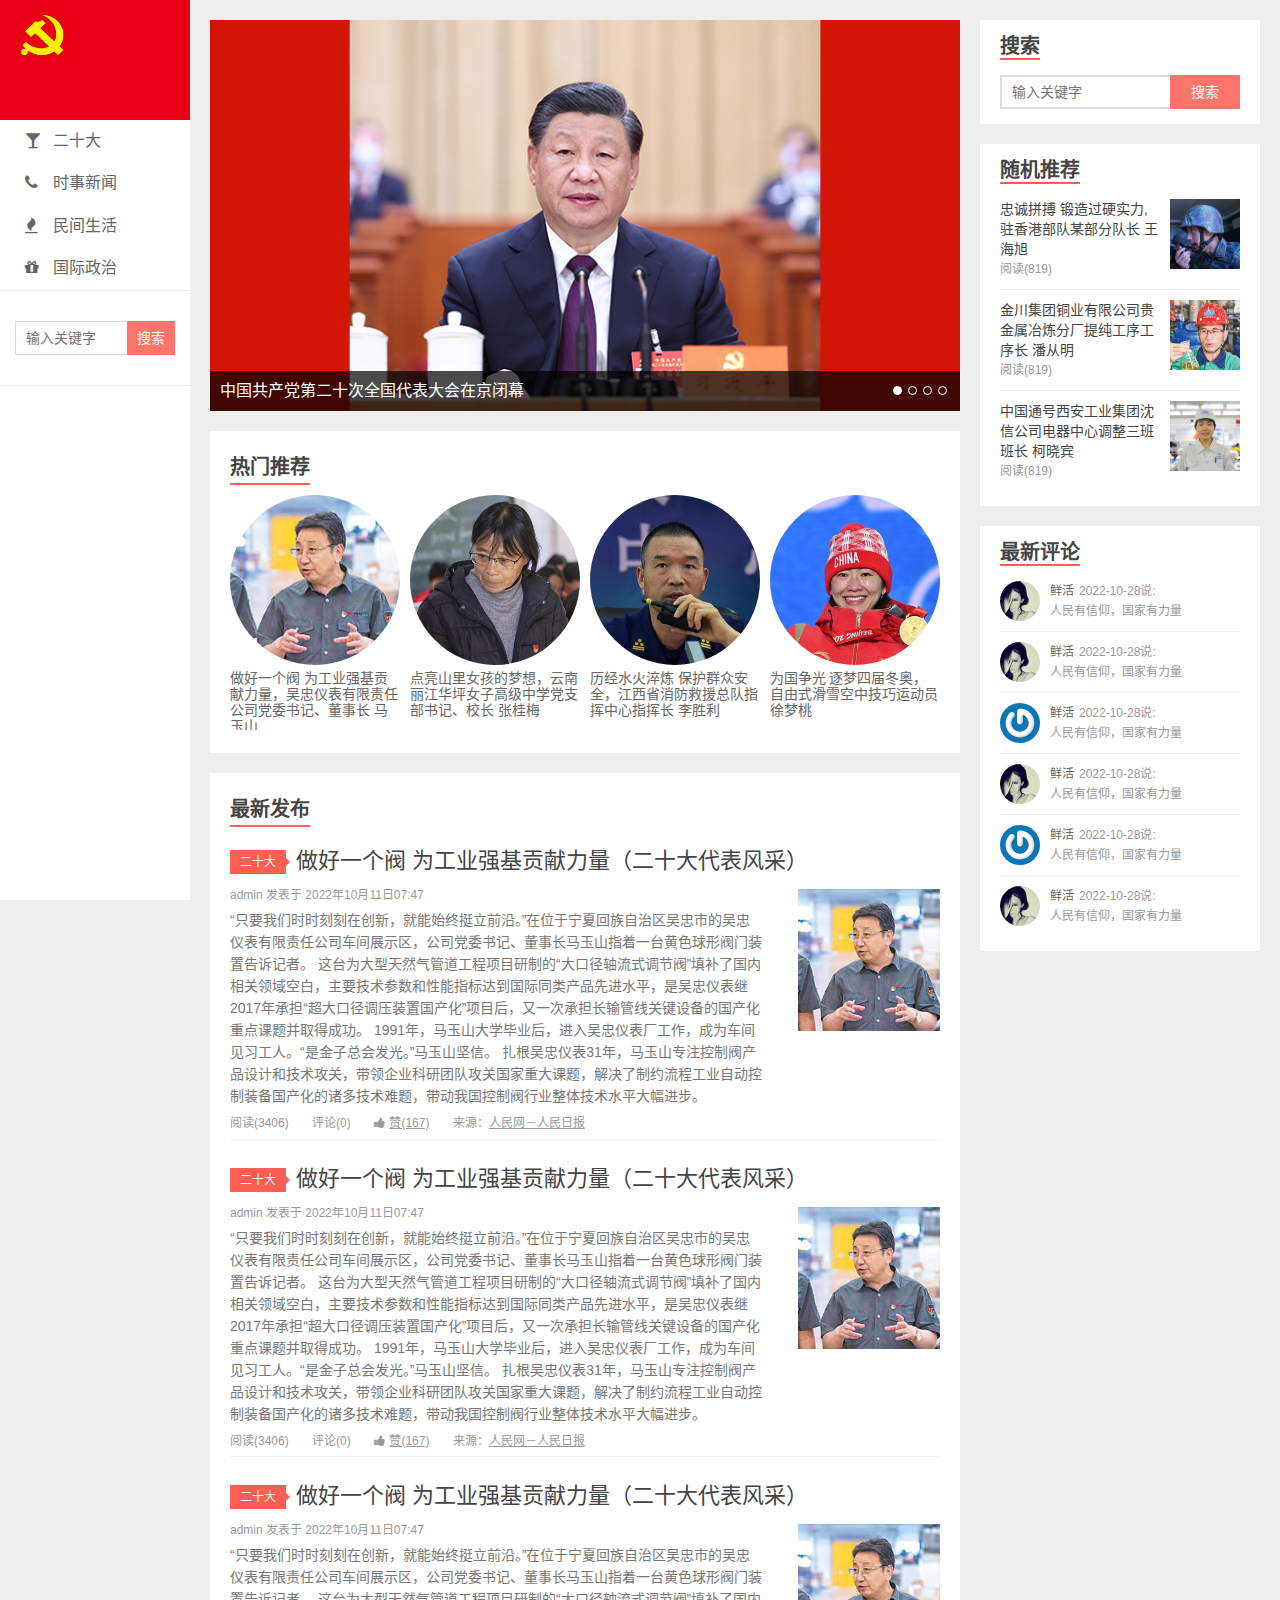
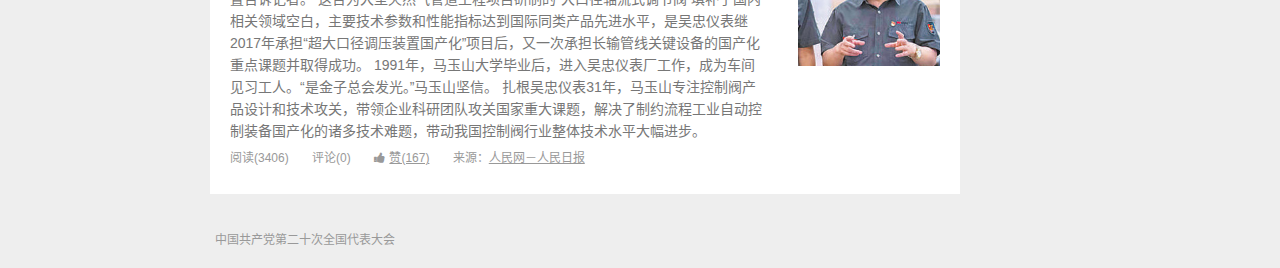
<file: index.html>
<!DOCTYPE html>
<html lang="zh-CN">
  <head>
    <meta charset="UTF-8" />
    <meta name="viewport" content="width=device-width, initial-scale=1" />
    <title>时政新闻网</title>
    <link rel="shortcut icon" href="assets/img/icon.png" type="image/png" />
    <link rel="stylesheet" href="assets/css/style.css" />
    <link
      rel="stylesheet"
      href="assets/vendors/font-awesome/css/font-awesome.css"
    />
    <link rel="stylesheet" href="assets/vendors/nprogress/nprogress.css" />
  </head>
  <body>
    <div class="wrapper">
      <div class="topnav"><!-- 头部 -->
        <ul>
          <li>
            <a href="list.html"><i class="fa fa-glass"></i>二十大</a>
          </li>
          <li>
            <a href="shishi.html"><i class="fa fa-phone"></i>时事新闻</a>
          </li>
          <li>
            <a href="list.html"><i class="fa fa-fire"></i>民间生活</a>
          </li>
          <li>
            <a href="list.html"><i class="fa fa-gift"></i>国际政治</a>
          </li>
        </ul>
      </div>
      <div class="header"><!-- 头部 -->
        <h1 class="logo">
          <a href="index.html"><img src="assets/img/logo.png" alt="" /></a>
        </h1>
        <ul class="nav">
          <li>
            <a href="list.html"><i class="fa fa-glass"></i>二十大</a>
          </li>
          <li>
            <a href="shishi.html"><i class="fa fa-phone"></i>时事新闻</a>
          </li>
          <li>
            <a href="list.html"><i class="fa fa-fire"></i>民间生活</a>
          </li>
          <li>
            <a href="list.html"><i class="fa fa-gift"></i>国际政治</a>
          </li>
        </ul>
        <div class="search">
          <form>
            <input type="text" class="keys" placeholder="输入关键字" />
            <a href="list.html" class="btn"> 搜索 </a>
          </form>
        </div>
      </div>
      <div class="aside"><!-- 右边 -->
        <div class="widgets"><!-- 搜索-->
          <h4>搜索</h4>
          <div class="body search">
            <form>
              <input type="text" class="keys" placeholder="输入关键字" />


                <a href="list.html" class="btn"> 搜索 </a>

            </form>
          </div>
        </div>
        <div class="widgets"><!-- 随机推荐 -->
          <h4>随机推荐</h4>
          <ul class="body random">
            <li>
              <a href="javascript:;">
                <p class="title">
                  忠诚拼搏 锻造过硬实力, 驻香港部队某部分队长 王海旭
                </p>
                <p class="reading">阅读(819)</p>
                <div class="pic">
                  <img src="uploads/widget_1.jpg" alt="" />
                </div>
              </a>
            </li>
            <li>
              <a href="javascript:;">
                <p class="title">
                  金川集团铜业有限公司贵金属冶炼分厂提纯工序工序长 潘从明
                </p>
                <p class="reading">阅读(819)</p>
                <div class="pic">
                  <img src="uploads/widget_2.jpg" alt="" />
                </div>
              </a>
            </li>
            <li>
              <a href="javascript:;">
                <p class="title">
                  中国通号西安工业集团沈信公司电器中心调整三班班长 柯晓宾
                </p>
                <p class="reading">阅读(819)</p>
                <div class="pic">
                  <img src="uploads/widget_3.jpg" alt="" />
                </div>
              </a>
            </li>
          </ul>
        </div>
        <div class="widgets"><!-- 最新评论-->
          <h4>最新评论</h4>
          <ul class="body discuz">
            <li>
              <a href="javascript:;">
                <div class="avatar">
                  <img src="uploads/avatar_1.jpg" alt="" />
                </div>
                <div class="txt">
                  <p><span>鲜活</span>2022-10-28说:</p>
                  <p>人民有信仰，国家有力量</p>
                </div>
              </a>
            </li>
            <li>
              <a href="javascript:;">
                <div class="avatar">
                  <img src="uploads/avatar_1.jpg" alt="" />
                </div>
                <div class="txt">
                  <p><span>鲜活</span>2022-10-28说:</p>
                  <p>人民有信仰，国家有力量</p>
                </div>
              </a>
            </li>
            <li>
              <a href="javascript:;">
                <div class="avatar">
                  <img src="uploads/avatar_2.jpg" alt="" />
                </div>
                <div class="txt">
                  <p><span>鲜活</span>2022-10-28说:</p>
                  <p>人民有信仰，国家有力量</p>
                </div>
              </a>
            </li>
            <li>
              <a href="javascript:;">
                <div class="avatar">
                  <img src="uploads/avatar_1.jpg" alt="" />
                </div>
                <div class="txt">
                  <p><span>鲜活</span>2022-10-28说:</p>
                  <p>人民有信仰，国家有力量</p>
                </div>
              </a>
            </li>
            <li>
              <a href="javascript:;">
                <div class="avatar">
                  <img src="uploads/avatar_2.jpg" alt="" />
                </div>
                <div class="txt">
                  <p><span>鲜活</span>2022-10-28说:</p>
                  <p>人民有信仰，国家有力量</p>
                </div>
              </a>
            </li>
            <li>
              <a href="javascript:;">
                <div class="avatar">
                  <img src="uploads/avatar_1.jpg" alt="" />
                </div>
                <div class="txt">
                  <p><span>鲜活</span>2022-10-28说:</p>
                  <p>人民有信仰，国家有力量</p>
                </div>
              </a>
            </li>
          </ul>
        </div>
      </div>
      <div class="content"><!-- 内容-->
        <div class="swipe"><!-- 轮播图 -->
          <ul class="swipe-wrapper">
            <li>
              <a href="#">
                <img src="uploads/slide_1.jpg" />
                <span>中国共产党第二十次全国代表大会在京闭幕</span>
              </a>
            </li>
            <li>
              <a href="#">
                <img src="uploads/slide_2.jpg" />
                <span>中国共产党第二十次全国代表大会在京闭幕</span>
              </a>
            </li>
            <li>
              <a href="#">
                <img src="uploads/slide_3.jpg" />
                <span>中国共产党第二十次全国代表大会在京闭幕</span>
              </a>
            </li>
            <li>
              <a href="#">
                <img src="uploads/slide_4.png" />
                <span>中国共产党第二十次全国代表大会在京闭幕</span>
              </a>
            </li>
          </ul>
          <p class="cursor">
            <span class="active"></span><span></span><span></span><span></span>
          </p>
          <a href="javascript:;" class="arrow prev"
            ><i class="fa fa-chevron-left"></i
          ></a>
          <a href="javascript:;" class="arrow next"
            ><i class="fa fa-chevron-right"></i
          ></a>
        </div>
        <div class="panel hots">
          <h3>热门推荐</h3>
          <ul>
            <li>
              <a href="detail.html">
                <img src="uploads/hots_2.jpg" alt="" />
                <span
                  >做好一个阀
                  为工业强基贡献力量，吴忠仪表有限责任公司党委书记、董事长
                  马玉山</span
                >
              </a>
            </li>
            <li>
              <a href="javascript:;">
                <img src="uploads/hots_3.jpg" alt="" />
                <span
                  >点亮山里女孩的梦想，云南丽江华坪女子高级中学党支部书记、校长
                  张桂梅</span
                >
              </a>
            </li>
            <li>
              <a href="javascript:;">
                <img src="uploads/hots_4.jpg" alt="" />
                <span
                  >历经水火淬炼 保护群众安全，江西省消防救援总队指挥中心指挥长
                  李胜利</span
                >
              </a>
            </li>
            <li>
              <a href="javascript:;">
                <img src="uploads/hots_5.jpg" alt="" />
                <span
                  >为国争光 逐梦四届冬奥，自由式滑雪空中技巧运动员 徐梦桃</span
                >
              </a>
            </li>
          </ul>
        </div>
        <div class="panel new">
          <h3>最新发布</h3>
          <div class="entry">
            <div class="head">
              <span class="sort">二十大</span>
              <a href="javascript:;"
                >做好一个阀 为工业强基贡献力量（二十大代表风采）
              </a>
            </div>
            <div class="main">
              <p class="info">admin 发表于 2022年10月11日07:47</p>
              <p class="brief">
                “只要我们时时刻刻在创新，就能始终挺立前沿。”在位于宁夏回族自治区吴忠市的吴忠仪表有限责任公司车间展示区，公司党委书记、董事长马玉山指着一台黄色球形阀门装置告诉记者。
                这台为大型天然气管道工程项目研制的“大口径轴流式调节阀”填补了国内相关领域空白，主要技术参数和性能指标达到国际同类产品先进水平，是吴忠仪表继2017年承担“超大口径调压装置国产化”项目后，又一次承担长输管线关键设备的国产化重点课题并取得成功。
                1991年，马玉山大学毕业后，进入吴忠仪表厂工作，成为车间见习工人。“是金子总会发光。”马玉山坚信。
                扎根吴忠仪表31年，马玉山专注控制阀产品设计和技术攻关，带领企业科研团队攻关国家重大课题，解决了制约流程工业自动控制装备国产化的诸多技术难题，带动我国控制阀行业整体技术水平大幅进步。
              </p>
              <p class="extra">
                <span class="reading">阅读(3406)</span>
                <span class="comment">评论(0)</span>
                <a href="javascript:;" class="like">
                  <i class="fa fa-thumbs-up"></i>
                  <span>赞(167)</span>
                </a>
                <a href="javascript:;" class="tags">
                  来源：<span>人民网－人民日报</span>
                </a>
              </p>
              <a href="javascript:;" class="thumb">
                <img src="uploads/hots_2.jpg" alt="" />
              </a>
            </div>
          </div>
          <div class="entry">
            <div class="head">
              <span class="sort">二十大</span>
              <a href="javascript:;"
                >做好一个阀 为工业强基贡献力量（二十大代表风采）
              </a>
            </div>
            <div class="main">
              <p class="info">admin 发表于 2022年10月11日07:47</p>
              <p class="brief">
                “只要我们时时刻刻在创新，就能始终挺立前沿。”在位于宁夏回族自治区吴忠市的吴忠仪表有限责任公司车间展示区，公司党委书记、董事长马玉山指着一台黄色球形阀门装置告诉记者。
                这台为大型天然气管道工程项目研制的“大口径轴流式调节阀”填补了国内相关领域空白，主要技术参数和性能指标达到国际同类产品先进水平，是吴忠仪表继2017年承担“超大口径调压装置国产化”项目后，又一次承担长输管线关键设备的国产化重点课题并取得成功。
                1991年，马玉山大学毕业后，进入吴忠仪表厂工作，成为车间见习工人。“是金子总会发光。”马玉山坚信。
                扎根吴忠仪表31年，马玉山专注控制阀产品设计和技术攻关，带领企业科研团队攻关国家重大课题，解决了制约流程工业自动控制装备国产化的诸多技术难题，带动我国控制阀行业整体技术水平大幅进步。
              </p>
              <p class="extra">
                <span class="reading">阅读(3406)</span>
                <span class="comment">评论(0)</span>
                <a href="javascript:;" class="like">
                  <i class="fa fa-thumbs-up"></i>
                  <span>赞(167)</span>
                </a>
                <a href="javascript:;" class="tags">
                  来源：<span>人民网－人民日报</span>
                </a>
              </p>
              <a href="javascript:;" class="thumb">
                <img src="uploads/hots_2.jpg" alt="" />
              </a>
            </div>
          </div>
          <div class="entry">
            <div class="head">
              <span class="sort">二十大</span>
              <a href="javascript:;"
                >做好一个阀 为工业强基贡献力量（二十大代表风采）
              </a>
            </div>
            <div class="main">
              <p class="info">admin 发表于 2022年10月11日07:47</p>
              <p class="brief">
                “只要我们时时刻刻在创新，就能始终挺立前沿。”在位于宁夏回族自治区吴忠市的吴忠仪表有限责任公司车间展示区，公司党委书记、董事长马玉山指着一台黄色球形阀门装置告诉记者。
                这台为大型天然气管道工程项目研制的“大口径轴流式调节阀”填补了国内相关领域空白，主要技术参数和性能指标达到国际同类产品先进水平，是吴忠仪表继2017年承担“超大口径调压装置国产化”项目后，又一次承担长输管线关键设备的国产化重点课题并取得成功。
                1991年，马玉山大学毕业后，进入吴忠仪表厂工作，成为车间见习工人。“是金子总会发光。”马玉山坚信。
                扎根吴忠仪表31年，马玉山专注控制阀产品设计和技术攻关，带领企业科研团队攻关国家重大课题，解决了制约流程工业自动控制装备国产化的诸多技术难题，带动我国控制阀行业整体技术水平大幅进步。
              </p>
              <p class="extra">
                <span class="reading">阅读(3406)</span>
                <span class="comment">评论(0)</span>
                <a href="javascript:;" class="like">
                  <i class="fa fa-thumbs-up"></i>
                  <span>赞(167)</span>
                </a>
                <a href="javascript:;" class="tags">
                  来源：<span>人民网－人民日报</span>
                </a>
              </p>
              <a href="javascript:;" class="thumb">
                <img src="uploads/hots_2.jpg" alt="" />
              </a>
            </div>
          </div>
        </div>
      </div>
      <div class="footer"><!-- 脚注 -->
        <p>中国共产党第二十次全国代表大会</p>
      </div>
    </div>
    <script src="assets/vendors/jquery/jquery.js"></script>
    <script src="assets/vendors/nprogress/nprogress.js"></script>
    <script src="assets/vendors/swipe/swipe.js"></script>
    <script>
      //
      var swiper = Swipe(document.querySelector(".swipe"), {
        auto: 3000,
        transitionEnd: function (index) {
          // index++;

          $(".cursor span")
            .eq(index)
            .addClass("active")
            .siblings(".active")
            .removeClass("active");
        },
      });

      // 上/下一张
      $(".swipe .arrow").on("click", function () {
        var _this = $(this);

        if (_this.is(".prev")) {
          swiper.prev();
        } else if (_this.is(".next")) {
          swiper.next();
        }
      });
    </script>
  </body>
</html>
</file>
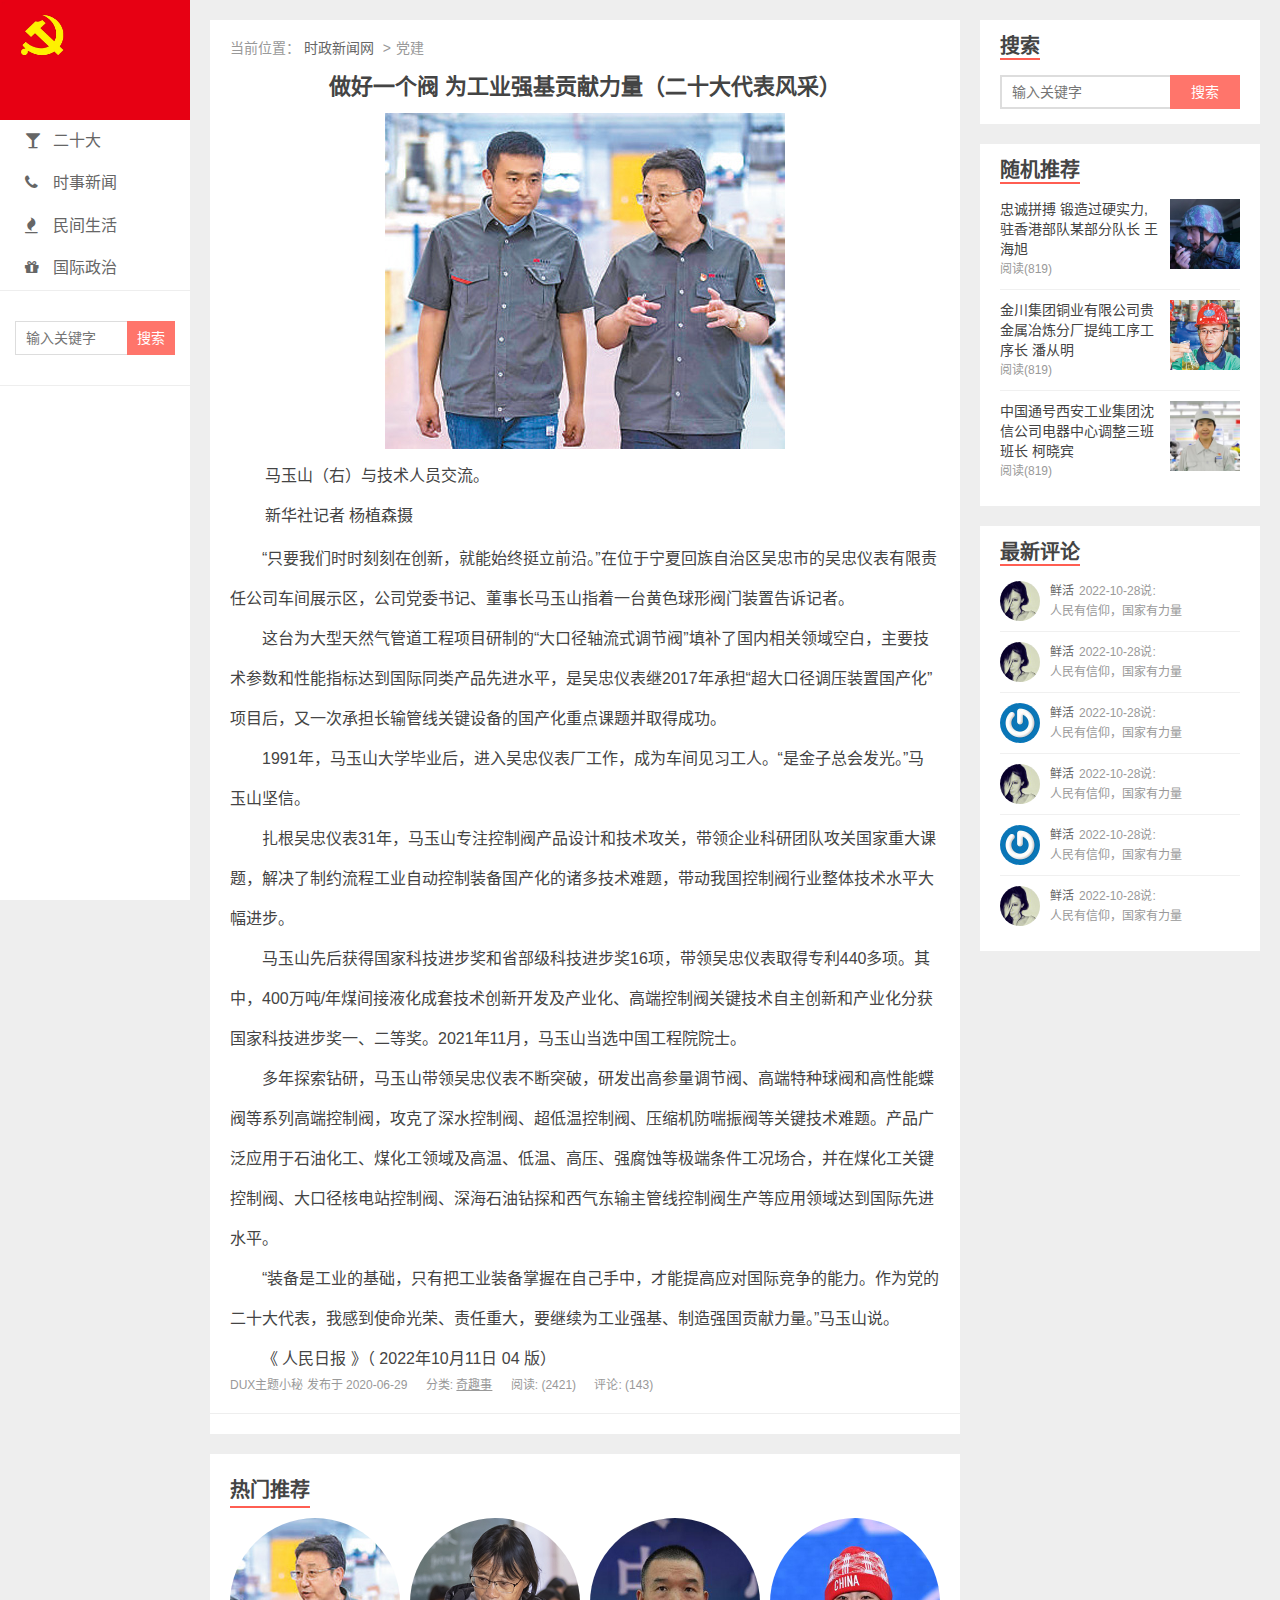
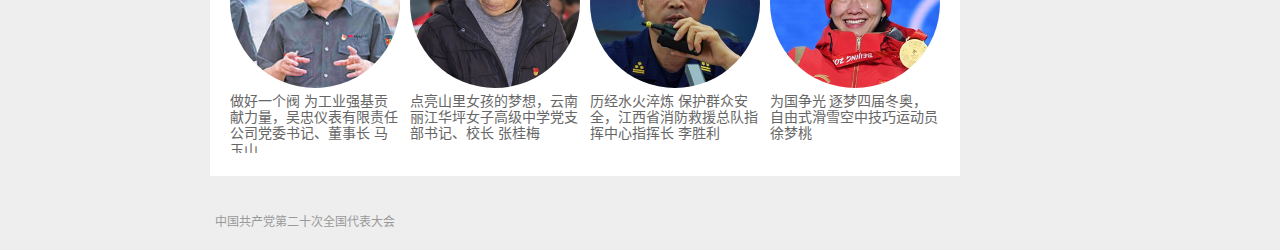
<file: detail.html>
<!DOCTYPE html>
<html lang="zh-CN">
  <head>
    <meta charset="UTF-8" />
    <meta name="viewport" content="width=device-width, initial-scale=1" />
    <title>时政新闻网</title>
    <link rel="shortcut icon" href="assets/img/icon.png" type="image/png" />
    <link rel="stylesheet" href="assets/css/style.css" />
    <link
      rel="stylesheet"
      href="assets/vendors/font-awesome/css/font-awesome.css"
    />
    <link rel="stylesheet" href="assets/vendors/nprogress/nprogress.css" />
  </head>
  <body>
    <div class="wrapper">
      <div class="topnav"><!-- 头部-->
        <ul>
          <li>
            <a href="list.html"><i class="fa fa-glass"></i>二十大</a>
          </li>
          <li>
            <a href="shihshi.html"><i class="fa fa-phone"></i>时事新闻</a>
          </li>
          <li>
            <a href="list.html"><i class="fa fa-fire"></i>民间生活</a>
          </li>
          <li>
            <a href="list.html"><i class="fa fa-gift"></i>国际政治</a>
          </li>
        </ul>
      </div>
      <div class="header"><!-- 头部-->
        <h1 class="logo">
          <a href="index.html"><img src="assets/img/logo.png" alt="" /></a>
        </h1>
        <ul class="nav">
          <li>
            <a href="list.html"><i class="fa fa-glass"></i>二十大</a>
          </li>
          <li>
            <a href="shishi.html"><i class="fa fa-phone"></i>时事新闻</a>
          </li>
          <li>
            <a href="list.html"><i class="fa fa-fire"></i>民间生活</a>
          </li>
          <li>
            <a href="list.html"><i class="fa fa-gift"></i>国际政治</a>
          </li>
        </ul>
        <div class="search"><!-- 搜索框-->
          <form>
            <input type="text" class="keys" placeholder="输入关键字" />
            <a href="list.html" class="btn"> 搜索 </a>
          </form>
        </div>
      </div>
      <div class="aside"><!-- 右边-->
        <div class="widgets"><!-- 搜索-->
          <h4>搜索</h4>
          <div class="body search">
            <form>
              <input type="text" class="keys" placeholder="输入关键字" />
              <a href="list.html" class="btn"> 搜索 </a>
            </form>
          </div>
        </div>
        <div class="widgets">
          <h4>随机推荐</h4>
          <ul class="body random">
            <li>
              <a href="javascript:;">
                <p class="title">
                  忠诚拼搏 锻造过硬实力, 驻香港部队某部分队长 王海旭
                </p>
                <p class="reading">阅读(819)</p>
                <div class="pic">
                  <img src="uploads/widget_1.jpg" alt="" />
                </div>
              </a>
            </li>
            <li>
              <a href="javascript:;">
                <p class="title">
                  金川集团铜业有限公司贵金属冶炼分厂提纯工序工序长 潘从明
                </p>
                <p class="reading">阅读(819)</p>
                <div class="pic">
                  <img src="uploads/widget_2.jpg" alt="" />
                </div>
              </a>
            </li>
            <li>
              <a href="javascript:;">
                <p class="title">
                  中国通号西安工业集团沈信公司电器中心调整三班班长 柯晓宾
                </p>
                <p class="reading">阅读(819)</p>
                <div class="pic">
                  <img src="uploads/widget_3.jpg" alt="" />
                </div>
              </a>
            </li>
          </ul>
        </div>
        <div class="widgets">
          <h4>最新评论</h4>
          <ul class="body discuz">
            <li>
              <a href="javascript:;">
                <div class="avatar">
                  <img src="uploads/avatar_1.jpg" alt="" />
                </div>
                <div class="txt">
                  <p><span>鲜活</span>2022-10-28说:</p>
                  <p>人民有信仰，国家有力量</p>
                </div>
              </a>
            </li>
            <li>
              <a href="javascript:;">
                <div class="avatar">
                  <img src="uploads/avatar_1.jpg" alt="" />
                </div>
                <div class="txt">
                  <p><span>鲜活</span>2022-10-28说:</p>
                  <p>人民有信仰，国家有力量</p>
                </div>
              </a>
            </li>
            <li>
              <a href="javascript:;">
                <div class="avatar">
                  <img src="uploads/avatar_2.jpg" alt="" />
                </div>
                <div class="txt">
                  <p><span>鲜活</span>2022-10-28说:</p>
                  <p>人民有信仰，国家有力量</p>
                </div>
              </a>
            </li>
            <li>
              <a href="javascript:;">
                <div class="avatar">
                  <img src="uploads/avatar_1.jpg" alt="" />
                </div>
                <div class="txt">
                  <p><span>鲜活</span>2022-10-28说:</p>
                  <p>人民有信仰，国家有力量</p>
                </div>
              </a>
            </li>
            <li>
              <a href="javascript:;">
                <div class="avatar">
                  <img src="uploads/avatar_2.jpg" alt="" />
                </div>
                <div class="txt">
                  <p><span>鲜活</span>2022-10-28说:</p>
                  <p>人民有信仰，国家有力量</p>
                </div>
              </a>
            </li>
            <li>
              <a href="javascript:;">
                <div class="avatar">
                  <img src="uploads/avatar_1.jpg" alt="" />
                </div>
                <div class="txt">
                  <p><span>鲜活</span>2022-10-28说:</p>
                  <p>人民有信仰，国家有力量</p>
                </div>
              </a>
            </li>
          </ul>
        </div>
      </div>
      <div class="content">
        <div class="article">
          <div class="breadcrumb">
            <dl>
              <dt>当前位置：</dt>
              <dd><a href="javascript:;"> 时政新闻网</a></dd>
              <dd>党建</dd>
            </dl>
          </div>
          <h2 class="title center">
            <a href="javascript:;"
              >做好一个阀 为工业强基贡献力量（二十大代表风采）</a
            >
          </h2>
          <div class="center">
            <img
              style="width: 400px;"
              src="./uploads/list_1.jpg"
            />
          </div>
          <div class="show_text">
            <div class="bza">
              <p></p>
            </div>
            <table class="pci_c" width="400">
              <tbody>
                <tr style="height: auto">
                  <td align="center"></td>
                </tr>
                <tr style="height: auto">
                  <td style="height: auto">
                    <p style="text-indent: 2em">
                      马玉山（右）与技术人员交流。<br />
                      　　新华社记者 杨植森摄
                    </p>
                  </td>
                </tr>
              </tbody>
            </table>
            <p style="text-indent: 2em">
              “只要我们时时刻刻在创新，就能始终挺立前沿。”在位于宁夏回族自治区吴忠市的吴忠仪表有限责任公司车间展示区，公司党委书记、董事长马玉山指着一台黄色球形阀门装置告诉记者。
            </p>
            <p style="text-indent: 2em">
              这台为大型天然气管道工程项目研制的“大口径轴流式调节阀”填补了国内相关领域空白，主要技术参数和性能指标达到国际同类产品先进水平，是吴忠仪表继2017年承担“超大口径调压装置国产化”项目后，又一次承担长输管线关键设备的国产化重点课题并取得成功。
            </p>
            <p style="text-indent: 2em">
              1991年，马玉山大学毕业后，进入吴忠仪表厂工作，成为车间见习工人。“是金子总会发光。”马玉山坚信。
            </p>
            <p style="text-indent: 2em">
              扎根吴忠仪表31年，马玉山专注控制阀产品设计和技术攻关，带领企业科研团队攻关国家重大课题，解决了制约流程工业自动控制装备国产化的诸多技术难题，带动我国控制阀行业整体技术水平大幅进步。
            </p>
            <p style="text-indent: 2em">
              马玉山先后获得国家科技进步奖和省部级科技进步奖16项，带领吴忠仪表取得专利440多项。其中，400万吨/年煤间接液化成套技术创新开发及产业化、高端控制阀关键技术自主创新和产业化分获国家科技进步奖一、二等奖。2021年11月，马玉山当选中国工程院院士。
            </p>
            <p style="text-indent: 2em">
              多年探索钻研，马玉山带领吴忠仪表不断突破，研发出高参量调节阀、高端特种球阀和高性能蝶阀等系列高端控制阀，攻克了深水控制阀、超低温控制阀、压缩机防喘振阀等关键技术难题。产品广泛应用于石油化工、煤化工领域及高温、低温、高压、强腐蚀等极端条件工况场合，并在煤化工关键控制阀、大口径核电站控制阀、深海石油钻探和西气东输主管线控制阀生产等应用领域达到国际先进水平。
            </p>
            <p style="text-indent: 2em">
              “装备是工业的基础，只有把工业装备掌握在自己手中，才能提高应对国际竞争的能力。作为党的二十大代表，我感到使命光荣、责任重大，要继续为工业强基、制造强国贡献力量。”马玉山说。
            </p>
            <p style="text-indent: 2em">
              <span id="paper_num" style="text-indent: 2em; display: block"
                >《 人民日报 》（ 2022年10月11日 04 版）</span
              >
            </p>
          </div>
          <div class="meta">
            <span>DUX主题小秘 发布于 2020-06-29</span>
            <span>分类: <a href="javascript:;">奇趣事</a></span>
            <span>阅读: (2421)</span>
            <span>评论: (143)</span>
          </div>
        </div>
        
        <div class="panel hots">
          <h3>热门推荐</h3>
          <ul>
            <li>
              <a href="javascript:;">
                <img src="uploads/hots_2.jpg" alt="" />
                <span
                  >做好一个阀
                  为工业强基贡献力量，吴忠仪表有限责任公司党委书记、董事长
                  马玉山</span
                >
              </a>
            </li>
            <li>
              <a href="javascript:;">
                <img src="uploads/hots_3.jpg" alt="" />
                <span
                  >点亮山里女孩的梦想，云南丽江华坪女子高级中学党支部书记、校长
                  张桂梅</span
                >
              </a>
            </li>
            <li>
              <a href="javascript:;">
                <img src="uploads/hots_4.jpg" alt="" />
                <span
                  >历经水火淬炼 保护群众安全，江西省消防救援总队指挥中心指挥长
                  李胜利</span
                >
              </a>
            </li>
            <li>
              <a href="javascript:;">
                <img src="uploads/hots_5.jpg" alt="" />
                <span
                  >为国争光 逐梦四届冬奥，自由式滑雪空中技巧运动员 徐梦桃</span
                >
              </a>
            </li>
          </ul>
        </div>
      </div>
      <div class="footer"><!-- 脚注-->
        <p>中国共产党第二十次全国代表大会</p>
      </div>
    </div>
    <script src="assets/vendors/jquery/jquery.js"></script>
    <script src="assets/vendors/nprogress/nprogress.js"></script>
  </body>
</html>
</file>
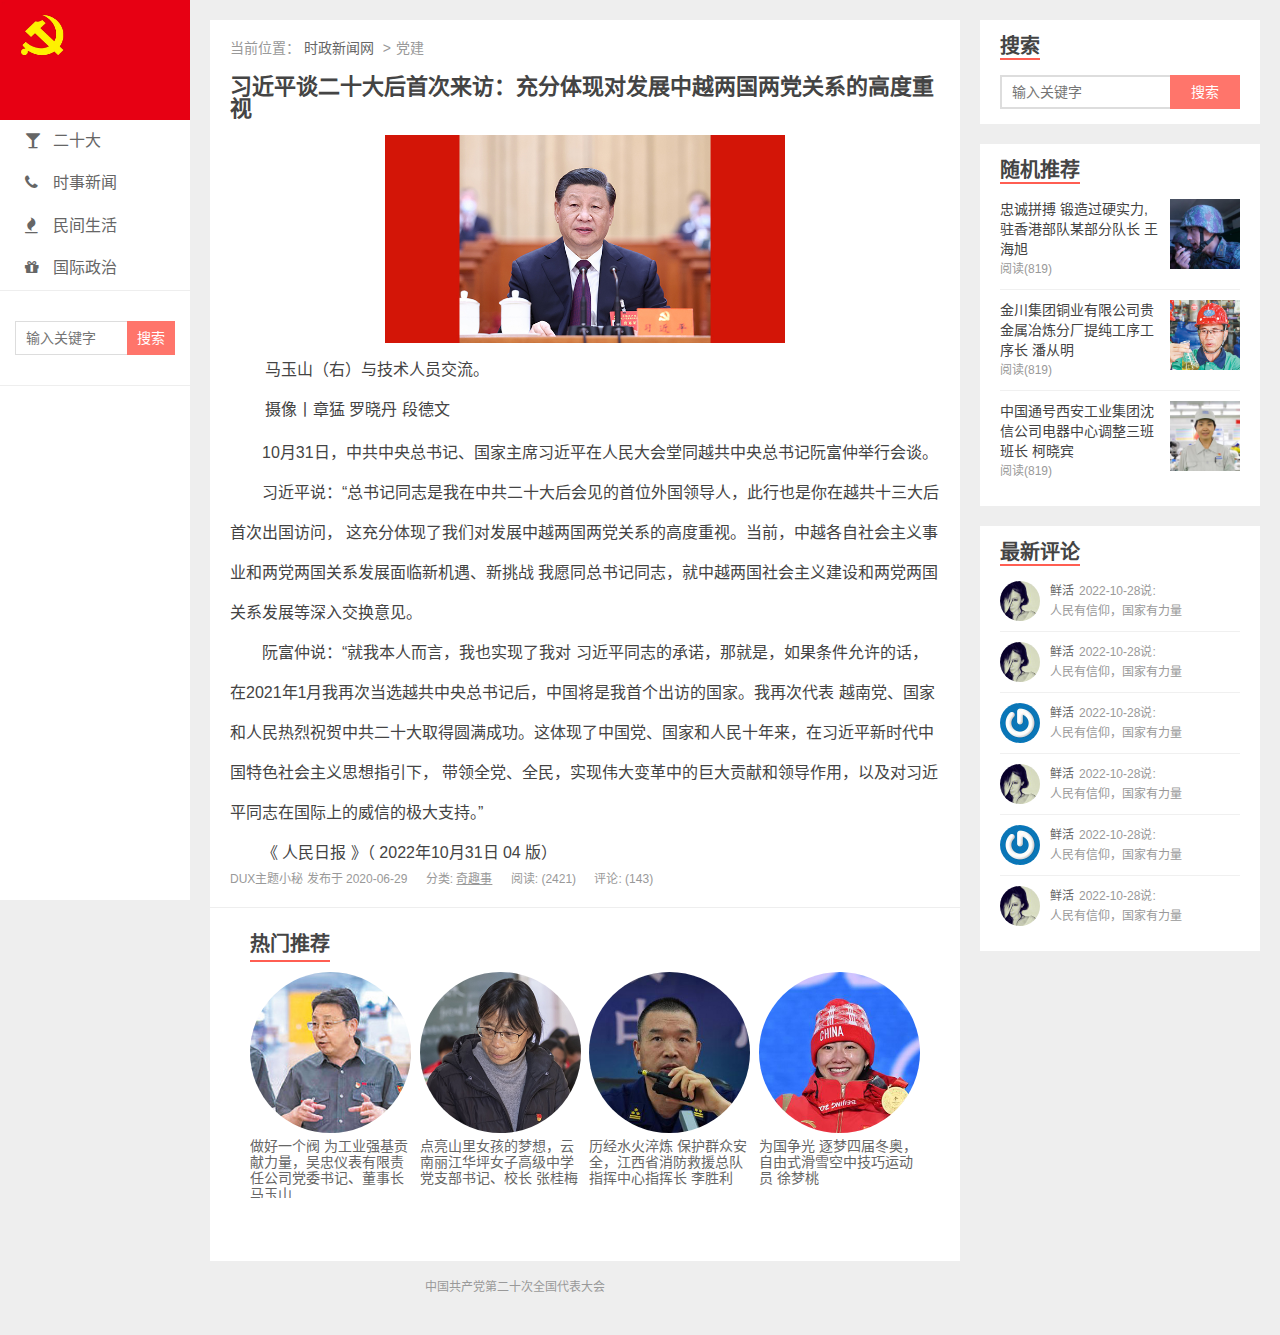
<file: detail2.html>
<!DOCTYPE html>
<html lang="zh-CN">
  <head>
    <meta charset="UTF-8" />
    <meta name="viewport" content="width=device-width, initial-scale=1" />
    <title>时政新闻网</title>
    <link rel="shortcut icon" href="assets/img/icon.png" type="image/png" />
    <link rel="stylesheet" href="assets/css/style.css" />
    <link
      rel="stylesheet"
      href="assets/vendors/font-awesome/css/font-awesome.css"
    />
    <link rel="stylesheet" href="assets/vendors/nprogress/nprogress.css" />
  </head>
  <body>
    <div class="wrapper">
      <div class="topnav"><!-- 头部-->
        <ul>
          <li>
            <a href="list.html"><i class="fa fa-glass"></i>二十大</a>
          </li>
          <li>
            <a href="shihshi.html"><i class="fa fa-phone"></i>时事新闻</a>
          </li>
          <li>
            <a href="list.html"><i class="fa fa-fire"></i>民间生活</a>
          </li>
          <li>
            <a href="list.html"><i class="fa fa-gift"></i>国际政治</a>
          </li>
        </ul>
      </div>
      <div class="header"><!-- 头部-->
        <h1 class="logo">
          <a href="index.html"><img src="assets/img/logo.png" alt="" /></a>
        </h1>
        <ul class="nav">
          <li>
            <a href="list.html"><i class="fa fa-glass"></i>二十大</a>
          </li>
          <li>
            <a href="shishi.html"><i class="fa fa-phone"></i>时事新闻</a>
          </li>
          <li>
            <a href="list.html"><i class="fa fa-fire"></i>民间生活</a>
          </li>
          <li>
            <a href="list.html"><i class="fa fa-gift"></i>国际政治</a>
          </li>
        </ul>
        <div class="search"><!-- 搜索框-->
          <form>
            <input type="text" class="keys" placeholder="输入关键字" />
            <a href="list.html" class="btn"> 搜索 </a>
          </form>
        </div>
      </div>
      <div class="aside"><!-- 右边 -->
        <div class="widgets"><!-- 搜索-->
          <h4>搜索</h4>
          <div class="body search">
            <form>
              <input type="text" class="keys" placeholder="输入关键字" />
              <a href="list.html" class="btn"> 搜索 </a>
            </form>
          </div>
        </div>
        <div class="widgets">
          <h4>随机推荐</h4>
          <ul class="body random">
            <li>
              <a href="javascript:;">
                <p class="title">
                  忠诚拼搏 锻造过硬实力, 驻香港部队某部分队长 王海旭
                </p>
                <p class="reading">阅读(819)</p>
                <div class="pic">
                  <img src="uploads/widget_1.jpg" alt="" />
                </div>
              </a>
            </li>
            <li>
              <a href="javascript:;">
                <p class="title">
                  金川集团铜业有限公司贵金属冶炼分厂提纯工序工序长 潘从明
                </p>
                <p class="reading">阅读(819)</p>
                <div class="pic">
                  <img src="uploads/widget_2.jpg" alt="" />
                </div>
              </a>
            </li>
            <li>
              <a href="javascript:;">
                <p class="title">
                  中国通号西安工业集团沈信公司电器中心调整三班班长 柯晓宾
                </p>
                <p class="reading">阅读(819)</p>
                <div class="pic">
                  <img src="uploads/widget_3.jpg" alt="" />
                </div>
              </a>
            </li>
          </ul>
        </div>
        <div class="widgets">
          <h4>最新评论</h4>
          <ul class="body discuz">
            <li>
              <a href="javascript:;">
                <div class="avatar">
                  <img src="uploads/avatar_1.jpg" alt="" />
                </div>
                <div class="txt">
                  <p><span>鲜活</span>2022-10-28说:</p>
                  <p>人民有信仰，国家有力量</p>
                </div>
              </a>
            </li>
            <li>
              <a href="javascript:;">
                <div class="avatar">
                  <img src="uploads/avatar_1.jpg" alt="" />
                </div>
                <div class="txt">
                  <p><span>鲜活</span>2022-10-28说:</p>
                  <p>人民有信仰，国家有力量</p>
                </div>
              </a>
            </li>
            <li>
              <a href="javascript:;">
                <div class="avatar">
                  <img src="uploads/avatar_2.jpg" alt="" />
                </div>
                <div class="txt">
                  <p><span>鲜活</span>2022-10-28说:</p>
                  <p>人民有信仰，国家有力量</p>
                </div>
              </a>
            </li>
            <li>
              <a href="javascript:;">
                <div class="avatar">
                  <img src="uploads/avatar_1.jpg" alt="" />
                </div>
                <div class="txt">
                  <p><span>鲜活</span>2022-10-28说:</p>
                  <p>人民有信仰，国家有力量</p>
                </div>
              </a>
            </li>
            <li>
              <a href="javascript:;">
                <div class="avatar">
                  <img src="uploads/avatar_2.jpg" alt="" />
                </div>
                <div class="txt">
                  <p><span>鲜活</span>2022-10-28说:</p>
                  <p>人民有信仰，国家有力量</p>
                </div>
              </a>
            </li>
            <li>
              <a href="javascript:;">
                <div class="avatar">
                  <img src="uploads/avatar_1.jpg" alt="" />
                </div>
                <div class="txt">
                  <p><span>鲜活</span>2022-10-28说:</p>
                  <p>人民有信仰，国家有力量</p>
                </div>
              </a>
            </li>
          </ul>
        </div>
      </div>
      <div class="content">
        <div class="article">
          <div class="breadcrumb">
            <dl>
              <dt>当前位置：</dt>
              <dd><a href="javascript:;"> 时政新闻网</a></dd>
              <dd>党建</dd>
            </dl>
          </div>
          <h2 class="title center">
            <a href="javascript:;"
              >习近平谈二十大后首次来访：充分体现对发展中越两国两党关系的高度重视 </a
            >
          </h2>
          <div class="center">
            <img
              style="width: 400px;"
              src="./uploads/slide_1.jpg"
            />
          </div>
          <div class="show_text">
            <div class="bza">
              
              <p></p>
            </div>
            <table class="pci_c" width="400">
              <tbody>
                <tr style="height: auto">
                  <td align="center"></td>
                </tr>
                <tr style="height: auto">
                  <td style="height: auto">
                    <p style="text-indent: 2em">
                      马玉山（右）与技术人员交流。<br />
                      　　摄像丨章猛 罗晓丹 段德文
                    </p>
                  </td>
                </tr>
              </tbody>
            </table>
            <p style="text-indent: 2em">
             10月31日，中共中央总书记、国家主席习近平在人民大会堂同越共中央总书记阮富仲举行会谈。
            </p>
            <p style="text-indent: 2em">
             习近平说：“总书记同志是我在中共二十大后会见的首位外国领导人，此行也是你在越共十三大后首次出国访问，
             这充分体现了我们对发展中越两国两党关系的高度重视。当前，中越各自社会主义事业和两党两国关系发展面临新机遇、新挑战
             我愿同总书记同志，就中越两国社会主义建设和两党两国关系发展等深入交换意见。
            </p>
            <p style="text-indent: 2em">
              阮富仲说：“就我本人而言，我也实现了我对
              习近平同志的承诺，那就是，如果条件允许的话，在2021年1月我再次当选越共中央总书记后，中国将是我首个出访的国家。我再次代表
              越南党、国家和人民热烈祝贺中共二十大取得圆满成功。这体现了中国党、国家和人民十年来，在习近平新时代中国特色社会主义思想指引下，
              带领全党、全民，实现伟大变革中的巨大贡献和领导作用，以及对习近平同志在国际上的威信的极大支持。”
            </p>
            <p style="text-indent: 2em">
              <span id="paper_num" style="text-indent: 2em; display: block"
                >《 人民日报 》（ 2022年10月31日 04 版）</span
              >
            </p>
          </div>
          <div class="meta">
            <span>DUX主题小秘 发布于 2020-06-29</span>
            <span>分类: <a href="javascript:;">奇趣事</a></span>
            <span>阅读: (2421)</span>
            <span>评论: (143)</span>
          </div>
        
        
        <div class="panel hots">
          <h3>热门推荐</h3>
          <ul>
            <li>
              <a href="javascript:;">
                <img src="uploads/hots_2.jpg" alt="" />
                <span
                  >做好一个阀
                  为工业强基贡献力量，吴忠仪表有限责任公司党委书记、董事长
                  马玉山</span
                >
              </a>
            </li>
            <li>
              <a href="javascript:;">
                <img src="uploads/hots_3.jpg" alt="" />
                <span
                  >点亮山里女孩的梦想，云南丽江华坪女子高级中学党支部书记、校长
                  张桂梅</span
                >
              </a>
            </li>
            <li>
              <a href="javascript:;">
                <img src="uploads/hots_4.jpg" alt="" />
                <span
                  >历经水火淬炼 保护群众安全，江西省消防救援总队指挥中心指挥长
                  李胜利</span
                >
              </a>
            </li>
            <li>
              <a href="javascript:;">
                <img src="uploads/hots_5.jpg" alt="" />
                <span
                  >为国争光 逐梦四届冬奥，自由式滑雪空中技巧运动员 徐梦桃</span
                >
              </a>
            </li>
          </ul>
        </div>
      </div>
      <div class="footer"><!-- 脚注-->
        <p>中国共产党第二十次全国代表大会</p>
      </div>
    </div>
    <script src="assets/vendors/jquery/jquery.js"></script>
    <script src="assets/vendors/nprogress/nprogress.js"></script>
  </body>
</html>
</file>
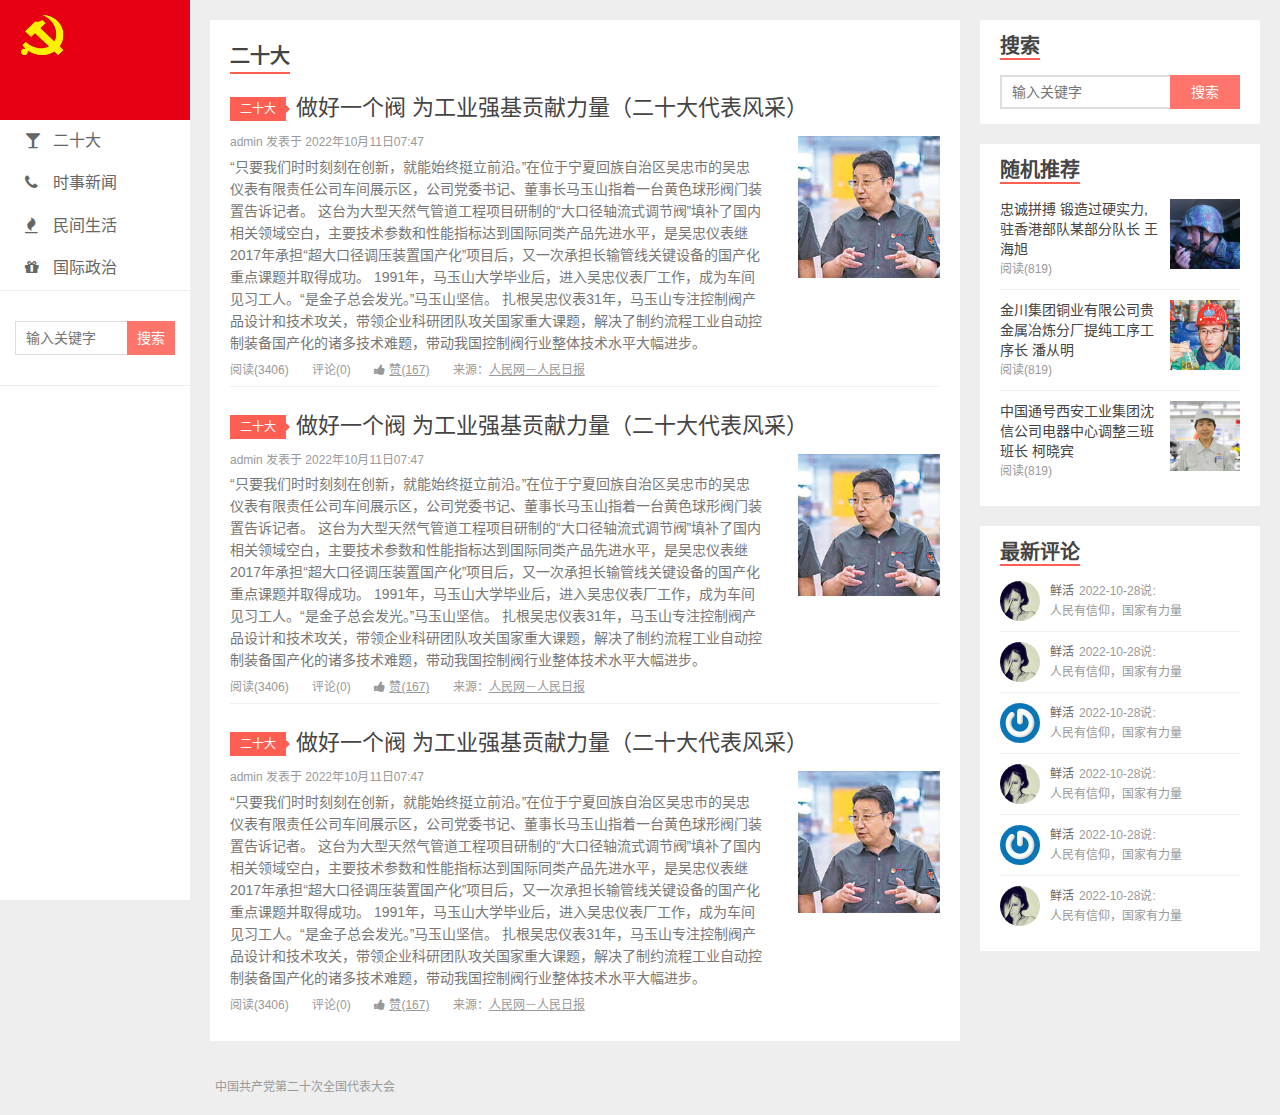
<file: list.html>
<!DOCTYPE html>
<html lang="zh-CN">
  <head>
    <meta charset="UTF-8" />
    <meta name="viewport" content="width=device-width, initial-scale=1" />
    <title>时政新闻网</title>
    <link rel="shortcut icon" href="assets/img/icon.png" type="image/png" />
    <link rel="stylesheet" href="assets/css/style.css" />
    <link
      rel="stylesheet"
      href="assets/vendors/font-awesome/css/font-awesome.css"
    />
    <link rel="stylesheet" href="assets/vendors/nprogress/nprogress.css" />
  </head>
  <body>
    <div class="wrapper">
      <div class="topnav"><!-- 头部 -->
        <ul>
          <li>
            <a href="list.html"><i class="fa fa-glass"></i>二十大</a>
          </li>
          <li>
            <a href="shishi.html"><i class="fa fa-phone"></i>时事新闻</a>
          </li>
          <li>
            <a href="list.html"><i class="fa fa-fire"></i>民间生活</a>
          </li>
          <li>
            <a href="list.html"><i class="fa fa-gift"></i>国际政治</a>
          </li>
        </ul>
      </div>
      <div class="header"><!-- 头部 -->
        <h1 class="logo">
          <a href="index.html"><img src="assets/img/logo.png" alt="" /></a>
        </h1>
        <ul class="nav">
          <li>
            <a href="list.html"><i class="fa fa-glass"></i>二十大</a>
          </li>
          <li>
            <a href="shishi.html"><i class="fa fa-phone"></i>时事新闻</a>
          </li>
          <li>
            <a href="list.html"><i class="fa fa-fire"></i>民间生活</a>
          </li>
          <li>
            <a href="list.html"><i class="fa fa-gift"></i>国际政治</a>
          </li>
        </ul>
        <div class="search">
          <form>
            <input type="text" class="keys" placeholder="输入关键字" />
            <a href="list.html" class="btn"> 搜索 </a>
          </form>
        </div>
      </div>
      <div class="aside"><!-- 右边 -->
        <div class="widgets"><!-- 搜索-->
          <h4>搜索</h4>
          <div class="body search">
            <form>
              <input type="text" class="keys" placeholder="输入关键字" />
              <a href="list.html" class="btn"> 搜索 </a>
            </form>
          </div>
        </div>
        <div class="widgets"><!-- 随机推荐 -->
          <h4>随机推荐</h4>
          <ul class="body random">
            <li>
              <a href="javascript:;">
                <p class="title">
                  忠诚拼搏 锻造过硬实力, 驻香港部队某部分队长 王海旭
                </p>
                <p class="reading">阅读(819)</p>
                <div class="pic">
                  <img src="uploads/widget_1.jpg" alt="" />
                </div>
              </a>
            </li>
            <li>
              <a href="javascript:;">
                <p class="title">
                  金川集团铜业有限公司贵金属冶炼分厂提纯工序工序长 潘从明
                </p>
                <p class="reading">阅读(819)</p>
                <div class="pic">
                  <img src="uploads/widget_2.jpg" alt="" />
                </div>
              </a>
            </li>
            <li>
              <a href="javascript:;">
                <p class="title">
                  中国通号西安工业集团沈信公司电器中心调整三班班长 柯晓宾
                </p>
                <p class="reading">阅读(819)</p>
                <div class="pic">
                  <img src="uploads/widget_3.jpg" alt="" />
                </div>
              </a>
            </li>
          </ul>
        </div>
        <div class="widgets"><!-- 最新评论 -->
          <h4>最新评论</h4>
          <ul class="body discuz">
            <li>
              <a href="javascript:;">
                <div class="avatar">
                  <img src="uploads/avatar_1.jpg" alt="" />
                </div>
                <div class="txt">
                  <p><span>鲜活</span>2022-10-28说:</p>
                  <p>人民有信仰，国家有力量</p>
                </div>
              </a>
            </li>
            <li>
              <a href="javascript:;">
                <div class="avatar">
                  <img src="uploads/avatar_1.jpg" alt="" />
                </div>
                <div class="txt">
                  <p><span>鲜活</span>2022-10-28说:</p>
                  <p>人民有信仰，国家有力量</p>
                </div>
              </a>
            </li>
            <li>
              <a href="javascript:;">
                <div class="avatar">
                  <img src="uploads/avatar_2.jpg" alt="" />
                </div>
                <div class="txt">
                  <p><span>鲜活</span>2022-10-28说:</p>
                  <p>人民有信仰，国家有力量</p>
                </div>
              </a>
            </li>
            <li>
              <a href="javascript:;">
                <div class="avatar">
                  <img src="uploads/avatar_1.jpg" alt="" />
                </div>
                <div class="txt">
                  <p><span>鲜活</span>2022-10-28说:</p>
                  <p>人民有信仰，国家有力量</p>
                </div>
              </a>
            </li>
            <li>
              <a href="javascript:;">
                <div class="avatar">
                  <img src="uploads/avatar_2.jpg" alt="" />
                </div>
                <div class="txt">
                  <p><span>鲜活</span>2022-10-28说:</p>
                  <p>人民有信仰，国家有力量</p>
                </div>
              </a>
            </li>
            <li>
              <a href="javascript:;">
                <div class="avatar">
                  <img src="uploads/avatar_1.jpg" alt="" />
                </div>
                <div class="txt">
                  <p><span>鲜活</span>2022-10-28说:</p>
                  <p>人民有信仰，国家有力量</p>
                </div>
              </a>
            </li>
          </ul>
        </div>
      </div>
      <div class="content"><!-- 内容-->
        <div class="panel new">
          <h3>二十大</h3>
          <div class="entry">
            <div class="head">
              <span class="sort">二十大</span>
              <a href="detail.html"
                >做好一个阀 为工业强基贡献力量（二十大代表风采）
              </a>
            </div>
            <div class="main"><!-- 文章-->
              <p class="info">admin 发表于 2022年10月11日07:47</p>
              <p class="brief">
                “只要我们时时刻刻在创新，就能始终挺立前沿。”在位于宁夏回族自治区吴忠市的吴忠仪表有限责任公司车间展示区，公司党委书记、董事长马玉山指着一台黄色球形阀门装置告诉记者。
                这台为大型天然气管道工程项目研制的“大口径轴流式调节阀”填补了国内相关领域空白，主要技术参数和性能指标达到国际同类产品先进水平，是吴忠仪表继2017年承担“超大口径调压装置国产化”项目后，又一次承担长输管线关键设备的国产化重点课题并取得成功。
                1991年，马玉山大学毕业后，进入吴忠仪表厂工作，成为车间见习工人。“是金子总会发光。”马玉山坚信。
                扎根吴忠仪表31年，马玉山专注控制阀产品设计和技术攻关，带领企业科研团队攻关国家重大课题，解决了制约流程工业自动控制装备国产化的诸多技术难题，带动我国控制阀行业整体技术水平大幅进步。
              </p>
              <p class="extra">
                <span class="reading">阅读(3406)</span>
                <span class="comment">评论(0)</span>
                <a href="javascript:;" class="like">
                  <i class="fa fa-thumbs-up"></i>
                  <span>赞(167)</span>
                </a>
                <a href="javascript:;" class="tags">
                  来源：<span>人民网－人民日报</span>
                </a>
              </p>
              <a href="javascript:;" class="thumb">
                <img src="uploads/hots_2.jpg" alt="" />
              </a>
            </div>
          </div>
          <div class="entry">
            <div class="head">
              <span class="sort">二十大</span>
              <a href="detail.html"
                >做好一个阀 为工业强基贡献力量（二十大代表风采）
              </a>
			  
            </div>
            <div class="main">
              <p class="info">admin 发表于 2022年10月11日07:47</p>
              <p class="brief">
                “只要我们时时刻刻在创新，就能始终挺立前沿。”在位于宁夏回族自治区吴忠市的吴忠仪表有限责任公司车间展示区，公司党委书记、董事长马玉山指着一台黄色球形阀门装置告诉记者。
                这台为大型天然气管道工程项目研制的“大口径轴流式调节阀”填补了国内相关领域空白，主要技术参数和性能指标达到国际同类产品先进水平，是吴忠仪表继2017年承担“超大口径调压装置国产化”项目后，又一次承担长输管线关键设备的国产化重点课题并取得成功。
                1991年，马玉山大学毕业后，进入吴忠仪表厂工作，成为车间见习工人。“是金子总会发光。”马玉山坚信。
                扎根吴忠仪表31年，马玉山专注控制阀产品设计和技术攻关，带领企业科研团队攻关国家重大课题，解决了制约流程工业自动控制装备国产化的诸多技术难题，带动我国控制阀行业整体技术水平大幅进步。
              </p>
              <p class="extra">
                <span class="reading">阅读(3406)</span>
                <span class="comment">评论(0)</span>
                <a href="javascript:;" class="like">
                  <i class="fa fa-thumbs-up"></i>
                  <span>赞(167)</span>
                </a>
                <a href="javascript:;" class="tags">
                  来源：<span>人民网－人民日报</span>
                </a>
              </p>
              <a href="javascript:;" class="thumb">
                <img src="uploads/hots_2.jpg" alt="" />
              </a>
            </div>
          </div>
          <div class="entry">
            <div class="head">
              <span class="sort">二十大</span>
              <a href="javascript:;"
                >做好一个阀 为工业强基贡献力量（二十大代表风采）
              </a>
            </div>
            <div class="main">
              <p class="info">admin 发表于 2022年10月11日07:47</p>
              <p class="brief">
                “只要我们时时刻刻在创新，就能始终挺立前沿。”在位于宁夏回族自治区吴忠市的吴忠仪表有限责任公司车间展示区，公司党委书记、董事长马玉山指着一台黄色球形阀门装置告诉记者。
                这台为大型天然气管道工程项目研制的“大口径轴流式调节阀”填补了国内相关领域空白，主要技术参数和性能指标达到国际同类产品先进水平，是吴忠仪表继2017年承担“超大口径调压装置国产化”项目后，又一次承担长输管线关键设备的国产化重点课题并取得成功。
                1991年，马玉山大学毕业后，进入吴忠仪表厂工作，成为车间见习工人。“是金子总会发光。”马玉山坚信。
                扎根吴忠仪表31年，马玉山专注控制阀产品设计和技术攻关，带领企业科研团队攻关国家重大课题，解决了制约流程工业自动控制装备国产化的诸多技术难题，带动我国控制阀行业整体技术水平大幅进步。
              </p>
              <p class="extra">
                <span class="reading">阅读(3406)</span>
                <span class="comment">评论(0)</span>
                <a href="javascript:;" class="like">
                  <i class="fa fa-thumbs-up"></i>
                  <span>赞(167)</span>
                </a>
                <a href="javascript:;" class="tags">
                  来源：<span>人民网－人民日报</span>
                </a>
              </p>
              <a href="javascript:;" class="thumb">
                <img src="uploads/hots_2.jpg" alt="" />
              </a>
            </div>
          </div>
        </div>
      </div>
      <div class="footer"><!-- 脚注-->
        <p>中国共产党第二十次全国代表大会</p>
      </div>
    </div>
    <script src="assets/vendors/jquery/jquery.js"></script>
    <script src="assets/vendors/nprogress/nprogress.js"></script>
  </body>
</html>
</file>
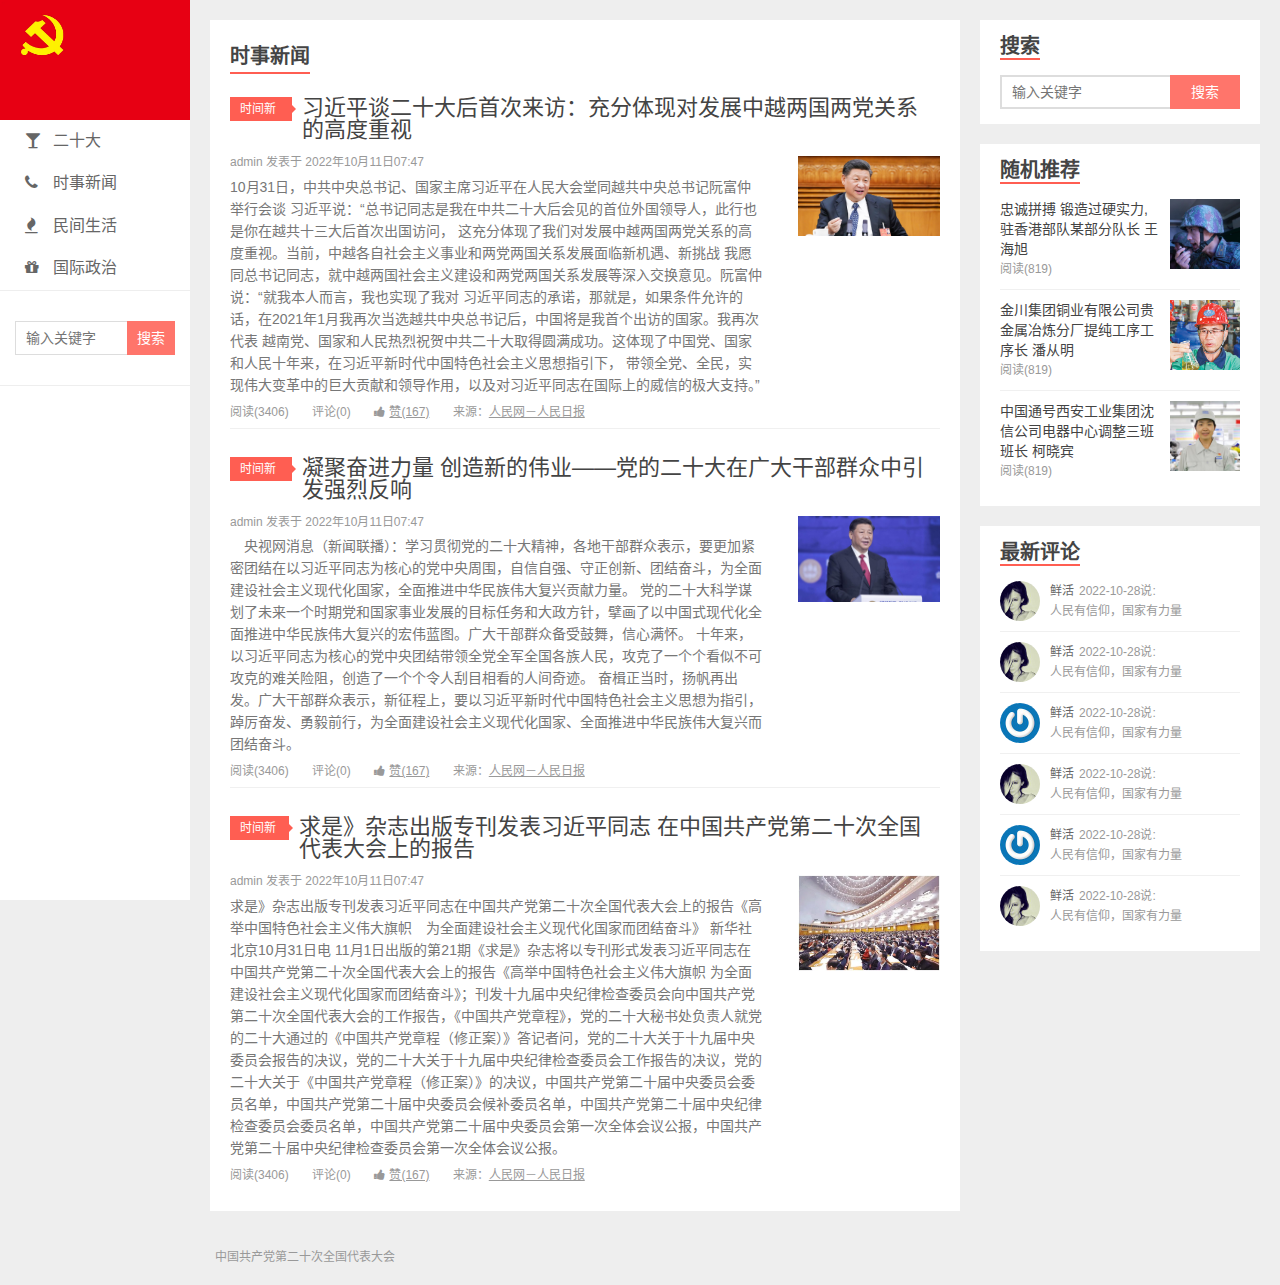
<file: shishi.html>
<!DOCTYPE html>
<html lang="zh-CN">
  <head>
    <meta charset="UTF-8" />
    <meta name="viewport" content="width=device-width, initial-scale=1" />
    <title>时政新闻网</title>
    <link rel="shortcut icon" href="assets/img/icon.png" type="image/png" />
    <link rel="stylesheet" href="assets/css/style.css" />
    <link
      rel="stylesheet"
      href="assets/vendors/font-awesome/css/font-awesome.css"
    />
    <link rel="stylesheet" href="assets/vendors/nprogress/nprogress.css" />
  </head>
  <body>
    <div class="wrapper">
      <div class="topnav">
        <ul>
          <li>
            <a href="list.html"><i class="fa fa-glass"></i>二十大</a>
          </li>
          <li>
            <a href="shishi.html"><i class="fa fa-phone"></i>时事新闻</a>
          </li>
          <li>
            <a href="list.html"><i class="fa fa-fire"></i>民间生活</a>
          </li>
          <li>
            <a href="list.html"><i class="fa fa-gift"></i>国际政治</a>
          </li>
        </ul>
      </div>
      <div class="header">
        <h1 class="logo">
          <a href="index.html"><img src="assets/img/logo.png" alt="" /></a>
        </h1>
        <ul class="nav">
          <li>
            <a href="list.html"><i class="fa fa-glass"></i>二十大</a>
          </li>
          <li>
            <a href="shishi.html"><i class="fa fa-phone"></i>时事新闻</a>
          </li>
          <li>
            <a href="list.html"><i class="fa fa-fire"></i>民间生活</a>
          </li>
          <li>
            <a href="list.html"><i class="fa fa-gift"></i>国际政治</a>
          </li>
        </ul>
        <div class="search">
          <form>
            <input type="text" class="keys" placeholder="输入关键字" />
            <a href="list.html" class="btn"> 搜索 </a>
          </form>
        </div>
      </div>
      <div class="aside">
        <div class="widgets">
          <h4>搜索</h4>
          <div class="body search">
            <form>
              <input type="text" class="keys" placeholder="输入关键字" />
              <a href="list.html" class="btn"> 搜索 </a>
            </form>
          </div>
        </div>
        <div class="widgets">
          <h4>随机推荐</h4>
          <ul class="body random">
            <li>
              <a href="javascript:;">
                <p class="title">
                  忠诚拼搏 锻造过硬实力, 驻香港部队某部分队长 王海旭
                </p>
                <p class="reading">阅读(819)</p>
                <div class="pic">
                  <img src="uploads/widget_1.jpg" alt="" />
                </div>
              </a>
            </li>
            <li>
              <a href="javascript:;">
                <p class="title">
                  金川集团铜业有限公司贵金属冶炼分厂提纯工序工序长 潘从明
                </p>
                <p class="reading">阅读(819)</p>
                <div class="pic">
                  <img src="uploads/widget_2.jpg" alt="" />
                </div>
              </a>
            </li>
            <li>
              <a href="javascript:;">
                <p class="title">
                  中国通号西安工业集团沈信公司电器中心调整三班班长 柯晓宾
                </p>
                <p class="reading">阅读(819)</p>
                <div class="pic">
                  <img src="uploads/widget_3.jpg" alt="" />
                </div>
              </a>
            </li>
          </ul>
        </div>
        <div class="widgets">
          <h4>最新评论</h4>
          <ul class="body discuz">
            <li>
              <a href="javascript:;">
                <div class="avatar">
                  <img src="uploads/avatar_1.jpg" alt="" />
                </div>
                <div class="txt">
                  <p><span>鲜活</span>2022-10-28说:</p>
                  <p>人民有信仰，国家有力量</p>
                </div>
              </a>
            </li>
            <li>
              <a href="javascript:;">
                <div class="avatar">
                  <img src="uploads/avatar_1.jpg" alt="" />
                </div>
                <div class="txt">
                  <p><span>鲜活</span>2022-10-28说:</p>
                  <p>人民有信仰，国家有力量</p>
                </div>
              </a>
            </li>
            <li>
              <a href="javascript:;">
                <div class="avatar">
                  <img src="uploads/avatar_2.jpg" alt="" />
                </div>
                <div class="txt">
                  <p><span>鲜活</span>2022-10-28说:</p>
                  <p>人民有信仰，国家有力量</p>
                </div>
              </a>
            </li>
            <li>
              <a href="javascript:;">
                <div class="avatar">
                  <img src="uploads/avatar_1.jpg" alt="" />
                </div>
                <div class="txt">
                  <p><span>鲜活</span>2022-10-28说:</p>
                  <p>人民有信仰，国家有力量</p>
                </div>
              </a>
            </li>
            <li>
              <a href="javascript:;">
                <div class="avatar">
                  <img src="uploads/avatar_2.jpg" alt="" />
                </div>
                <div class="txt">
                  <p><span>鲜活</span>2022-10-28说:</p>
                  <p>人民有信仰，国家有力量</p>
                </div>
              </a>
            </li>
            <li>
              <a href="javascript:;">
                <div class="avatar">
                  <img src="uploads/avatar_1.jpg" alt="" />
                </div>
                <div class="txt">
                  <p><span>鲜活</span>2022-10-28说:</p>
                  <p>人民有信仰，国家有力量</p>
                </div>
              </a>
            </li>
          </ul>
        </div>
      </div>
      <div class="content">
        <div class="panel new">
          <h3>时事新闻</h3>
          <div class="entry">
            <div class="head">
              <span class="sort">时间新闻</span>
              <a href="detail2.html"
                >习近平谈二十大后首次来访：充分体现对发展中越两国两党关系的高度重视 
              </a>
            </div>
            <div class="main">
              <p class="info">admin 发表于 2022年10月11日07:47</p>
              <p class="brief">
                10月31日，中共中央总书记、国家主席习近平在人民大会堂同越共中央总书记阮富仲举行会谈
				习近平说：“总书记同志是我在中共二十大后会见的首位外国领导人，此行也是你在越共十三大后首次出国访问，
				这充分体现了我们对发展中越两国两党关系的高度重视。当前，中越各自社会主义事业和两党两国关系发展面临新机遇、新挑战
				我愿同总书记同志，就中越两国社会主义建设和两党两国关系发展等深入交换意见。阮富仲说：“就我本人而言，我也实现了我对
				习近平同志的承诺，那就是，如果条件允许的话，在2021年1月我再次当选越共中央总书记后，中国将是我首个出访的国家。我再次代表
				越南党、国家和人民热烈祝贺中共二十大取得圆满成功。这体现了中国党、国家和人民十年来，在习近平新时代中国特色社会主义思想指引下，
				带领全党、全民，实现伟大变革中的巨大贡献和领导作用，以及对习近平同志在国际上的威信的极大支持。”
              </p>
              <p class="extra">
                <span class="reading">阅读(3406)</span>
                <span class="comment">评论(0)</span>
                <a href="javascript:;" class="like">
                  <i class="fa fa-thumbs-up"></i>
                  <span>赞(167)</span>
                </a>
                <a href="javascript:;" class="tags">
                  来源：<span>人民网－人民日报</span>
                </a>
              </p>
              <a href="javascript:;" class="thumb">
                <img src="uploads/xjp.jpeg" alt="" />
              </a>
            </div>
          </div>
          <div class="entry">
            <div class="head">
              <span class="sort">时间新闻</span>
              <a href="javascript:;"
                >凝聚奋进力量 创造新的伟业——党的二十大在广大干部群众中引发强烈反响 
              </a>
            </div>
            <div class="main">
              <p class="info">admin 发表于 2022年10月11日07:47</p>
              <p class="brief">
               　央视网消息（新闻联播）：学习贯彻党的二十大精神，各地干部群众表示，要更加紧密团结在以习近平同志为核心的党中央周围，自信自强、守正创新、团结奋斗，为全面建设社会主义现代化国家，全面推进中华民族伟大复兴贡献力量。
党的二十大科学谋划了未来一个时期党和国家事业发展的目标任务和大政方针，擘画了以中国式现代化全面推进中华民族伟大复兴的宏伟蓝图。广大干部群众备受鼓舞，信心满怀。
十年来，以习近平同志为核心的党中央团结带领全党全军全国各族人民，攻克了一个个看似不可攻克的难关险阻，创造了一个个令人刮目相看的人间奇迹。
奋楫正当时，扬帆再出发。广大干部群众表示，新征程上，要以习近平新时代中国特色社会主义思想为指引，踔厉奋发、勇毅前行，为全面建设社会主义现代化国家、全面推进中华民族伟大复兴而团结奋斗。
              </p>
              <p class="extra">
                <span class="reading">阅读(3406)</span>
                <span class="comment">评论(0)</span>
                <a href="javascript:;" class="like">
                  <i class="fa fa-thumbs-up"></i>
                  <span>赞(167)</span>
                </a>
                <a href="javascript:;" class="tags">
                  来源：<span>人民网－人民日报</span>
                </a>
              </p>
              <a href="javascript:;" class="thumb">
                <img src="uploads/xjp1.jpeg" alt="" />
              </a>
            </div>
          </div>
          <div class="entry">
            <div class="head">
              <span class="sort">时间新闻</span>
              <a href="javascript:;"
                >求是》杂志出版专刊发表习近平同志 在中国共产党第二十次全国代表大会上的报告 
              </a>
            </div>
            <div class="main">
              <p class="info">admin 发表于 2022年10月11日07:47</p>
              <p class="brief">
               求是》杂志出版专刊发表习近平同志在中国共产党第二十次全国代表大会上的报告《高举中国特色社会主义伟大旗帜　为全面建设社会主义现代化国家而团结奋斗》
               新华社北京10月31日电 11月1日出版的第21期《求是》杂志将以专刊形式发表习近平同志在中国共产党第二十次全国代表大会上的报告《高举中国特色社会主义伟大旗帜 为全面建设社会主义现代化国家而团结奋斗》；刊发十九届中央纪律检查委员会向中国共产党第二十次全国代表大会的工作报告，《中国共产党章程》，党的二十大秘书处负责人就党的二十大通过的《中国共产党章程（修正案）》答记者问，党的二十大关于十九届中央委员会报告的决议，党的二十大关于十九届中央纪律检查委员会工作报告的决议，党的二十大关于《中国共产党章程（修正案）》的决议，中国共产党第二十届中央委员会委员名单，中国共产党第二十届中央委员会候补委员名单，中国共产党第二十届中央纪律检查委员会委员名单，中国共产党第二十届中央委员会第一次全体会议公报，中国共产党第二十届中央纪律检查委员会第一次全体会议公报。
              </p>
              <p class="extra">
                <span class="reading">阅读(3406)</span>
                <span class="comment">评论(0)</span>
                <a href="javascript:;" class="like">
                  <i class="fa fa-thumbs-up"></i>
                  <span>赞(167)</span>
                </a>
                <a href="javascript:;" class="tags">
                  来源：<span>人民网－人民日报</span>
                </a>
              </p>
              <a href="javascript:;" class="thumb">
                <img src="uploads/ershda.webp" alt="" />
              </a>
            </div>
          </div>
        </div>
      </div>
      <div class="footer">
        <p>中国共产党第二十次全国代表大会</p>
      </div>
    </div>
    <script src="assets/vendors/jquery/jquery.js"></script>
    <script src="assets/vendors/nprogress/nprogress.js"></script>
  </body>
</html>
</file>
<file: assets/vendors/nprogress/nprogress.css>
/* Make clicks pass-through */
#nprogress {
  pointer-events: none;
}

#nprogress .bar {
  background: #29d;

  position: fixed;
  z-index: 1031;
  top: 0;
  left: 0;

  width: 100%;
  height: 2px;
}

/* Fancy blur effect */
#nprogress .peg {
  display: block;
  position: absolute;
  right: 0px;
  width: 100px;
  height: 100%;
  box-shadow: 0 0 10px #29d, 0 0 5px #29d;
  opacity: 1.0;

  -webkit-transform: rotate(3deg) translate(0px, -4px);
      -ms-transform: rotate(3deg) translate(0px, -4px);
          transform: rotate(3deg) translate(0px, -4px);
}

/* Remove these to get rid of the spinner */
#nprogress .spinner {
  display: block;
  position: fixed;
  z-index: 1031;
  top: 15px;
  right: 15px;
}

#nprogress .spinner-icon {
  width: 18px;
  height: 18px;
  box-sizing: border-box;

  border: solid 2px transparent;
  border-top-color: #29d;
  border-left-color: #29d;
  border-radius: 50%;

  -webkit-animation: nprogress-spinner 400ms linear infinite;
          animation: nprogress-spinner 400ms linear infinite;
}

.nprogress-custom-parent {
  overflow: hidden;
  position: relative;
}

.nprogress-custom-parent #nprogress .spinner,
.nprogress-custom-parent #nprogress .bar {
  position: absolute;
}

@-webkit-keyframes nprogress-spinner {
  0%   { -webkit-transform: rotate(0deg); }
  100% { -webkit-transform: rotate(360deg); }
}
@keyframes nprogress-spinner {
  0%   { transform: rotate(0deg); }
  100% { transform: rotate(360deg); }
}
</file>
<file: assets/css/style.css>
/*! normalize.css v7.0.0 | MIT License | github.com/necolas/normalize.css */

/* Document
   ========================================================================== */

/**
 * 1. Correct the line height in all browsers.
 * 2. Prevent adjustments of font size after orientation changes in
 *    IE on Windows Phone and in iOS.
 */

html {
  line-height: 1.15;
  /* 1 */
  -ms-text-size-adjust: 100%;
  /* 2 */
  -webkit-text-size-adjust: 100%;
  /* 2 */
}

/* Sections
   ========================================================================== */

/**
 * Remove the margin in all browsers (opinionated).
 */

body {
  margin: 0;
}

/**
 * Add the correct display in IE 9-.
 */

article,
aside,
footer,
header,
nav,
section {
  display: block;
}

/**
 * Correct the font size and margin on `h1` elements within `section` and
 * `article` contexts in Chrome, Firefox, and Safari.
 */

h1 {
  font-size: 2em;
  margin: 0.67em 0;
}

/* Grouping content
   ========================================================================== */

/**
 * Add the correct display in IE 9-.
 * 1. Add the correct display in IE.
 */

figcaption,
figure,
main {
  /* 1 */
  display: block;
}

/**
 * Add the correct margin in IE 8.
 */

figure {
  margin: 1em 40px;
}

/**
 * 1. Add the correct box sizing in Firefox.
 * 2. Show the overflow in Edge and IE.
 */

hr {
  box-sizing: content-box;
  /* 1 */
  height: 0;
  /* 1 */
  overflow: visible;
  /* 2 */
}

/**
 * 1. Correct the inheritance and scaling of font size in all browsers.
 * 2. Correct the odd `em` font sizing in all browsers.
 */

pre {
  font-family: monospace, monospace;
  /* 1 */
  font-size: 1em;
  /* 2 */
}

/* Text-level semantics
   ========================================================================== */

/**
 * 1. Remove the gray background on active links in IE 10.
 * 2. Remove gaps in links underline in iOS 8+ and Safari 8+.
 */

a {
  background-color: transparent;
  /* 1 */
  -webkit-text-decoration-skip: objects;
  /* 2 */
}

/**
 * 1. Remove the bottom border in Chrome 57- and Firefox 39-.
 * 2. Add the correct text decoration in Chrome, Edge, IE, Opera, and Safari.
 */

abbr[title] {
  border-bottom: none;
  /* 1 */
  text-decoration: underline;
  /* 2 */
  text-decoration: underline dotted;
  /* 2 */
}

/**
 * Prevent the duplicate application of `bolder` by the next rule in Safari 6.
 */

b,
strong {
  font-weight: inherit;
}

/**
 * Add the correct font weight in Chrome, Edge, and Safari.
 */

b,
strong {
  font-weight: bolder;
}

/**
 * 1. Correct the inheritance and scaling of font size in all browsers.
 * 2. Correct the odd `em` font sizing in all browsers.
 */

code,
kbd,
samp {
  font-family: monospace, monospace;
  /* 1 */
  font-size: 1em;
  /* 2 */
}

/**
 * Add the correct font style in Android 4.3-.
 */

dfn {
  font-style: italic;
}

/**
 * Add the correct background and color in IE 9-.
 */

mark {
  background-color: #ff0;
  color: #000;
}

/**
 * Add the correct font size in all browsers.
 */

small {
  font-size: 80%;
}

/**
 * Prevent `sub` and `sup` elements from affecting the line height in
 * all browsers.
 */

sub,
sup {
  font-size: 75%;
  line-height: 0;
  position: relative;
  vertical-align: baseline;
}

sub {
  bottom: -0.25em;
}

sup {
  top: -0.5em;
}

/* Embedded content
   ========================================================================== */

/**
 * Add the correct display in IE 9-.
 */

audio,
video {
  display: inline-block;
}

/**
 * Add the correct display in iOS 4-7.
 */

audio:not([controls]) {
  display: none;
  height: 0;
}

/**
 * Remove the border on images inside links in IE 10-.
 */

img {
  border-style: none;
}

/**
 * Hide the overflow in IE.
 */

svg:not(:root) {
  overflow: hidden;
}

/* Forms
   ========================================================================== */

/**
 * 1. Change the font styles in all browsers (opinionated).
 * 2. Remove the margin in Firefox and Safari.
 */

button,
input,
optgroup,
select,
textarea {
  font-family: sans-serif;
  /* 1 */
  font-size: 100%;
  /* 1 */
  line-height: 1.15;
  /* 1 */
  margin: 0;
  /* 2 */
}

/**
 * Show the overflow in IE.
 * 1. Show the overflow in Edge.
 */

button,
input {
  /* 1 */
  overflow: visible;
}

/**
 * Remove the inheritance of text transform in Edge, Firefox, and IE.
 * 1. Remove the inheritance of text transform in Firefox.
 */

button,
select {
  /* 1 */
  text-transform: none;
}

/**
 * 1. Prevent a WebKit bug where (2) destroys native `audio` and `video`
 *    controls in Android 4.
 * 2. Correct the inability to style clickable types in iOS and Safari.
 */

button,
html [type="button"],
/* 1 */
[type="reset"],
[type="submit"] {
  -webkit-appearance: button;
  /* 2 */
}

/**
 * Remove the inner border and padding in Firefox.
 */

button::-moz-focus-inner,
[type="button"]::-moz-focus-inner,
[type="reset"]::-moz-focus-inner,
[type="submit"]::-moz-focus-inner {
  border-style: none;
  padding: 0;
}

/**
 * Restore the focus styles unset by the previous rule.
 */

button:-moz-focusring,
[type="button"]:-moz-focusring,
[type="reset"]:-moz-focusring,
[type="submit"]:-moz-focusring {
  outline: 1px dotted ButtonText;
}

/**
 * Correct the padding in Firefox.
 */

fieldset {
  padding: 0.35em 0.75em 0.625em;
}

/**
 * 1. Correct the text wrapping in Edge and IE.
 * 2. Correct the color inheritance from `fieldset` elements in IE.
 * 3. Remove the padding so developers are not caught out when they zero out
 *    `fieldset` elements in all browsers.
 */

legend {
  box-sizing: border-box;
  /* 1 */
  color: inherit;
  /* 2 */
  display: table;
  /* 1 */
  max-width: 100%;
  /* 1 */
  padding: 0;
  /* 3 */
  white-space: normal;
  /* 1 */
}

/**
 * 1. Add the correct display in IE 9-.
 * 2. Add the correct vertical alignment in Chrome, Firefox, and Opera.
 */

progress {
  display: inline-block;
  /* 1 */
  vertical-align: baseline;
  /* 2 */
}

/**
 * Remove the default vertical scrollbar in IE.
 */

textarea {
  overflow: auto;
}

/**
 * 1. Add the correct box sizing in IE 10-.
 * 2. Remove the padding in IE 10-.
 */

[type="checkbox"],
[type="radio"] {
  box-sizing: border-box;
  /* 1 */
  padding: 0;
  /* 2 */
}

/**
 * Correct the cursor style of increment and decrement buttons in Chrome.
 */

[type="number"]::-webkit-inner-spin-button,
[type="number"]::-webkit-outer-spin-button {
  height: auto;
}

/**
 * 1. Correct the odd appearance in Chrome and Safari.
 * 2. Correct the outline style in Safari.
 */

[type="search"] {
  -webkit-appearance: textfield;
  /* 1 */
  outline-offset: -2px;
  /* 2 */
}

/**
 * Remove the inner padding and cancel buttons in Chrome and Safari on macOS.
 */

[type="search"]::-webkit-search-cancel-button,
[type="search"]::-webkit-search-decoration {
  -webkit-appearance: none;
}

/**
 * 1. Correct the inability to style clickable types in iOS and Safari.
 * 2. Change font properties to `inherit` in Safari.
 */

::-webkit-file-upload-button {
  -webkit-appearance: button;
  /* 1 */
  font: inherit;
  /* 2 */
}

/* Interactive
   ========================================================================== */

/*
 * Add the correct display in IE 9-.
 * 1. Add the correct display in Edge, IE, and Firefox.
 */

details,
/* 1 */
menu {
  display: block;
}

/*
 * Add the correct display in all browsers.
 */

summary {
  display: list-item;
}

/* Scripting
   ========================================================================== */

/**
 * Add the correct display in IE 9-.
 */

canvas {
  display: inline-block;
}

/**
 * Add the correct display in IE.
 */

template {
  display: none;
}

/* Hidden
   ========================================================================== */

/**
 * Add the correct display in IE 10-.
 */

[hidden] {
  display: none;
}

body {
  color: #444;
  font-size: 14px;
  font-family: "Microsoft Yahei", "Helvetica Neue", Helvetica, Arial, sans-serif;
  background-color: #eee;
  overflow-x: hidden;

  -webkit-font-smoothing: antialiased;
  -moz-osx-font-smoothing: grayscale;
}

a,
input {
  -webkit-tap-highlight-color: rgba(0, 0, 0, 0);
}

ul,
dl,
dt,
dd,
h1,
h2,
h3,
h4,
h5,
h6,
p {
  padding: 0;
  margin: 0;
}

ul {
  list-style: none;
}

a {
  text-decoration: none;
}

img {
  display: block;
  width: 100%;
  max-width: 100%;
  max-height: 100%;
}

.clearfix:before,
.clearfix:after {
  content: ' ';
  display: table;
}

.clearfix:after {
  clear: both;
}

.wrapper {
  max-width: 1440px;
  margin: 0 auto;
}

.topnav {
  display: none;
  width: 100%;
  height: 50px;
  line-height: 1;
  margin-bottom: 10px;
  background-color: #fff;
  overflow-x: auto;
  white-space: nowrap;

  -webkit-overflow-scrolling: touch;
}

.topnav ul {
  border-bottom: 1px solid #CCC;
}

.topnav li {
  padding: 17px 0;
  display: inline-block;
}

.topnav li a {
  display: inline-block;
  padding: 0 10px 0 12px;
  color: #666;
  font-size: 14px;
  border-left: 1px solid #CCC;
}

.topnav li a .fa {
  margin-right: 5px
}

.topnav li:first-child a {
  border-left: none;
}

.topnav li a.active {
  color: #ff5e52;
}

.header {
  width: 190px;
  height: 100%;
  background-color: #fff;
  position: fixed;
}

.header .logo {
  width: 100%;
  height: 120px;
  text-indent: -2000px;
  background: #ff5e52;
}

.header .logo a {
  display: block;
  height: 100%;
}

.header .nav {
  font-size: 16px;
  border-bottom: 1px solid #eee;
}

.header .nav a {
  display: block;
  padding: 12px 25px;
  color: #666;
}

.header .nav a:focus,
.header .nav a:hover {
  color: #444;
}

.header .nav a.active {
  color: #ff5e52;
}

.header .nav .fa {
  width: 16px;
  height: 16px;
  margin-right: 12px;
}

.header .search {
  margin-bottom: 15px;
  padding: 30px 15px;
  border-bottom: 1px solid #eee;
}

.header .search form {
  overflow: hidden;
}

.header .search input {
  display: block;
  float: left;
  box-sizing: border-box;
}

.header .search .keys {
  width: 112px;
  height: 34px;
  color: #666;
  border: 1px solid #DDD;
  border-right: 0 none;
  padding: 5px 5px 5px 10px;
}

.header .search .keys:focus {
  outline: none;
  border-color: #CCC;
}

.btn {
  display: inline-block;
  width: 48px;
  height: 34px;
  border: 0 none;
  text-align: center;
  line-height: 34px;
  color: #fff;
  background-color: #ff5e52;
  opacity: .85;
}

.btn:hover {
  opacity: 1;
}

.header .slink {
  text-align: center;
  font-size: 12px;
}

.header .slink a {
  color: #999;
  text-decoration: none;
}

.header .slink a:hover {
  color: #666;
}

.content {
  padding: 20px;
  margin: 0 300px 0 190px;
}

.content .swipe {
  overflow: hidden;
  visibility: hidden;
  position: relative;
  width: 100%;
  margin-bottom: 20px;
}

.content .swipe-wrapper {
  overflow: hidden;
  position: relative;
}

.content .swipe-wrapper li {
  float: left;
  position: relative;
  width: 100%;
  overflow: hidden;
}

.content .swipe-wrapper li span {
  position: absolute;
  bottom: 0;
  width: 100%;
  height: 40px;
  line-height: 20px;
  padding: 10px;
  box-sizing: border-box;
  font-size: 16px;
  color: #fff;
  background-color: rgba(0, 0, 0, 0.7);
}

.content .cursor {
  position: absolute;
  right: 0;
  bottom: 15px;
  width: 200px;
  height: 10px;
  text-align: right;
  margin-right: 10px;
  font-size: 0;
}

.content .cursor span {
  display: inline-block;
  width: 9px;
  height: 9px;
  margin: 0 3px;
  box-sizing: border-box;
  border: 1px solid #fff;
  border-radius: 9px;
  cursor: pointer;
}

.content .cursor .active {
  background-color: #fff;
}

.content .arrow {
  position: absolute;
  top: 50%;
  width: 50px;
  height: 60px;
  text-align: center;
  line-height: 60px;
  margin-top: -30px;
  color: #fff;
  background-color: #000;
  opacity: 0.35;
  font-size: 20px;
  display: none;
}

.content .swipe:hover .arrow {
  display: block;
}

.content .next {
  right: 0;
}

.content .arrow:hover {
  opacity: 0.7;
}

.content .panel {
  margin-bottom: 20px;
  padding: 20px;
  background-color: #fff;
  overflow: hidden;
}

.content .panel h3 {
  display: inline-block;
  margin-bottom: 10px;
  line-height: 32px;
  font-size: 20px;
  font-weight: 600;
  border-bottom: 2px solid #ff5e52;
}

.content .focus {
  padding-bottom: 10px;
}

.content .focus ul {
  padding-left: 50%;
  overflow: hidden;
}

.content .focus li {
  width: 50%;
  height: 128px;
  padding-left: 10px;
  margin-bottom: 10px;
  box-sizing: border-box;
  overflow: hidden;
  float: left;
  position: relative;
}

.content .focus li.large {
  width: 100%;
  height: 266px;
  padding-left: 0;
  margin-left: -100%;
}

.content .focus li span {
  display: block;
  position: absolute;
  bottom: 0;
  width: 100%;
  height: 40px;
  padding: 4px 10px 0;
  font-size: 12px;
  line-height: 16px;
  color: #fff;
  background-color: rgba(0, 0, 0, 0.7);
  box-sizing: border-box;
  transition: all linear 0.5s;
}

.content .focus li:hover span {
  background-color: #ff5e52;
}

.content .focus li.large span {
  font-size: 16px;
  line-height: 32px;
}

.content .focus li.large:hover span {
  background-color: rgba(0, 0, 0, 0);
}

.content .focus li img {
  height: 100%;
}

.content .top ol {
  list-style: none;
  padding: 0;
}

.content .top li {
  line-height: 20px;
  vertical-align: middle;
  margin-bottom: 15px;
}

.content .top li i {
  display: inline-block;
  padding: 0 7px;
  font-size: 12px;
  font-style: normal;
  color: #fff;
  background-color: #999;
}

.content .top li:nth-child(1) i {
  background-color: #fd8c84;
}

.content .top li:nth-child(2) i {
  background-color: #7fd75a;
}

.content .top li:nth-child(3) i {
  background-color: #60c4fd;
}

.content .top a {
  color: #444;
}

.content .top a:hover {
  color: #ff5e52;
}

.content .top span,
.content .top .like {
  color: #999;
  float: right;
  line-height: 14px;
  font-size: 12px;
}

.content .top span {
  margin-right: 20px;
}

.content .hots ul {
  font-size: 0;
  margin-bottom: 0;
}

.content .hots li {
  display: inline-block;
  width: 24%;
  font-size: 14px;
  overflow: hidden;
}

.content .hots li+li {
  margin-left: 1.33333333333333%;
}

.content .hots li a {
  color: #666;
}

.content .hots li a:hover {
  color: #ff5e52;
}

.content .hots li img {
  border-radius: 50%;
  margin-bottom: 5px;
}

.content .hots li span {
  display: inline-block;
  height: 60px;
  overflow: hidden;
}

.content .panel .entry {
  position: relative;
  clear: both;
}

.content .panel .entry+.entry {
  padding-top: 15px;
  border-top: 1px solid #f0f0f0;
}

.content .sort li:after {
  content: '';
  width: 110%;
  margin: 0 -20px;
  border-bottom: 1px solid #eee;
  position: absolute;
  left: 0;
  bottom: 0;
}

.content .panel .head {
  display: flex;
  line-height: 1;
  padding: 5px 0;
  margin: 8px 0 10px 0;
  box-sizing: border-box;
  font-size: 22px;
  color: #444;
}

.content .panel .head a {
  color: #444;
  transition: all 0.5s;
}

.content .panel .head a:hover {
  color: #ff5e52;
}

.content .panel .head .sort {
  position: relative;
  display: block;
  height: 24px;
  line-height: 24px;
  padding: 0 10px;
  margin-right: 10px;
  float: left;
  color: #fff;
  background-color: #ff5e52;
  font-size: 12px;
}

.content .panel .head .sort:after {
  display: block;
  position: absolute;
  top: 8px;
  right: -8px;
  content: '';
  border-width: 4px;
  border-style: solid;
  border-color: transparent transparent transparent #ff5e52;
}

.content .panel .main {
  overflow: hidden;
  margin-bottom: 8px;
}

.content .info {
  font-size: 12px;
  color: #999;
}

.content .brief {
  line-height: 22px;
  margin-top: 6px;
  margin-bottom: 10px;
  font-size: 14px;
  color: #777;
}

.content .extra {
  font-size: 12px;
  color: #999;
}

.content .extra .fa {
  width: 12px;
  height: 12px;
}

.content .extra>span,
.content .extra>a {
  margin-right: 20px;
}

.content .extra a {
  color: #999;
}

.content .extra .like:hover {
  color: #ff5e52;
}

.content .extra a span {
  text-decoration: underline;
}

.content .tags span:hover {
  color: #ff5e52;
}

.content .entry p {
  width: 75%;
  float: left;
  clear: both;
}

.content .entry .thumb {
  display: inline-block;
  width: 20%;
  margin-left: 5%;
  position: relative;
  overflow: hidden;
}

.content .entry .thumb:after {
  display: inline-block;
  content: '';
  position: absolute;
  left: 0;
  right: 0;
  top: 0;
  bottom: 0;
  transition: all 0.25s linear;
  background-color: rgba(0, 0, 0, 0);
  box-sizing: border-box;
}

.content .entry .thumb:after {
  left: 0;
  right: 0;
}

.content .entry .thumb:hover:after {
  z-index: 1;
  background-color: rgba(0, 0, 0, 0.4);
}

.content .article {
  padding: 20px;
  margin-bottom: 20px;
  background-color: #fff;
}

.content .breadcrumb dt,
.content .breadcrumb dd {
  display: inline-block;
  color: #999;
}

.content .breadcrumb dd+dd:before {
  padding: 0 5px;
  content: ">";
}

.content .breadcrumb a {
  color: #666;
}

.content .breadcrumb a:hover {
  color: #ff5e52;
}

.content .article .title {
  line-height: 1;
  margin: 20px 0 15px;
}

.content .article .title a {
  color: #444;
  font-size: 22px;
}

.content .article .meta {
  color: #999;
  font-size: 12px;
  padding: 0 20px 20px;
  margin: 0 -20px;
  border-bottom: 1px solid #eee;
}

.content .article .meta span {
  margin-right: 15px;
}

.content .article .meta a {
  color: #999;
  text-decoration: underline;
}

.content .article .meta a:hover {
  color: #ff5e52;
}

.aside {
  width: 280px;
  margin: 20px;
  float: right;
}

.aside .widgets {
  padding: 15px 20px;
  margin-bottom: 20px;
  background-color: #fff;
  overflow: hidden;
}

.aside .widgets h4 {
  margin-bottom: 5px;
  font-size: 20px;
  border-bottom: 2px solid #ff5e52;
  float: left;
}

.aside .widgets .body {
  clear: both;
}

.aside .search {
  padding-top: 10px;
}

.aside .search form {
  height: 34px;
  position: relative;
  padding-right: 70px;
}

.aside .search input {
  display: block;
  height: 100%;
  padding: 5px 5px 5px 10px;
  box-sizing: border-box;
  color: #666;
}

.aside .search .keys {
  width: 100%;
  border: 2px solid #DDD;
  border-right: 0 none;
  outline: none;
  float: left;
}

.aside .search .btn {
  position: absolute;
  top: 0;
  right: 0;
  width: 70px;
  text-align: center;
  color: #fff;
  border: 0 none;
  background-color: #ff5e52;
  opacity: 0.85;
}

.aside .search .btn:hover {
  opacity: 1;
}

.aside .random li {
  height: 80px;
  padding: 10px 0;
}

.aside .random li+li {
  border-top: 1px solid #f0f0f0;
}

.aside .random p {
  float: left;
  clear: both;
  line-height: 20px;
}

.aside .random .title {
  width: 160px;
  font-size: 14px;
  color: #444;
}

.aside .random .reading {
  font-size: 12px;
  color: #999;
}

.aside .random .pic {
  display: inline-block;
  width: 70px;
  margin-left: 10px;
  height: 100%;
  overflow: hidden;
}

.aside .random li:hover {
  background-color: #F8FCFE;
}

.aside .random li:hover .title {
  color: #ff5e52;
}

.aside .discuz li {
  height: 40px;
  padding: 10px 0;
}

.aside .discuz li+li {
  border-top: 1px solid #f0f0f0;
}

.aside .discuz li:hover {
  background-color: #FBFBFB;
}

.aside .discuz li>a {
  display: block;
}

.aside .discuz .avatar {
  width: 40px;
  height: 40px;
  border-radius: 20px;
  overflow: hidden;
  float: left;
}

.aside .discuz .txt {
  height: 40px;
  line-height: 20px;
  padding-left: 50px;
  font-size: 12px;
  color: #999;
}

.aside .discuz .txt span {
  color: #666;
  margin-right: 5px;
}

.footer {
  clear: both;
  text-align: left;
  padding: 0 25px 20px;
  margin-left: 190px;
  font-size: 12px;
  color: #999;
}

/* responsed */

@media screen and (max-width: 1024px) {
  .aside {
    display: none;
  }

  .content {
    margin-right: 0;
  }
}

@media screen and (max-width: 768px) {

  .topnav {
    display: block;
  }

  .header {
    display: none;
  }

  .content .swipe:hover .arrow {
    display: none;
  }

  .content {
    padding: 0px;
    margin-left: 0;
  }

  .content .panel {
    padding-top: 15px;
  }

  .footer {
    text-align: center;
    padding: 15px 0 20px;
    margin: 0;
  }
}

@media screen and (max-width: 480px) {
  .content .swipe {
    margin-bottom: 10px;
  }

  .content .swipe li {
    height: 160px;
  }

  .content .swipe li img {
    width: auto;
    max-width: none;
    height: 100%;
  }

  .content .swipe li span {
    display: none;
  }

  .content .cursor {
    width: 100%;
    text-align: center;
    margin-right: 0;
    bottom: 10px;
  }

  .content .panel {
    padding: 6px 10px 0;
  }

  .content .panel .title {
    margin-bottom: 5px;
    border-bottom: 2px solid #eee;
  }

  .content .panel h3 {
    line-height: 24px;
    font-size: 14px;
    font-weight: normal;
    position: relative;
    bottom: -2px;
  }

  .content .panel .entry {
    padding: 5px 0;
  }

  .content .brief,
  .content .info {
    display: none;
  }

  .content .entry .thumb {
    margin-left: 75%;
  }

  .content .entry .extra {
    position: absolute;
    bottom: 0;
  }

  .content .extra .tags {
    display: none;
  }

  .content .focus,
  .content .top,
  .content .hots {
    display: none;
  }
}

.center {
  display: flex;
  justify-content: center;
}


.show_text {
  font-size: 16px;
  line-height: 2.5;
}
</file>
